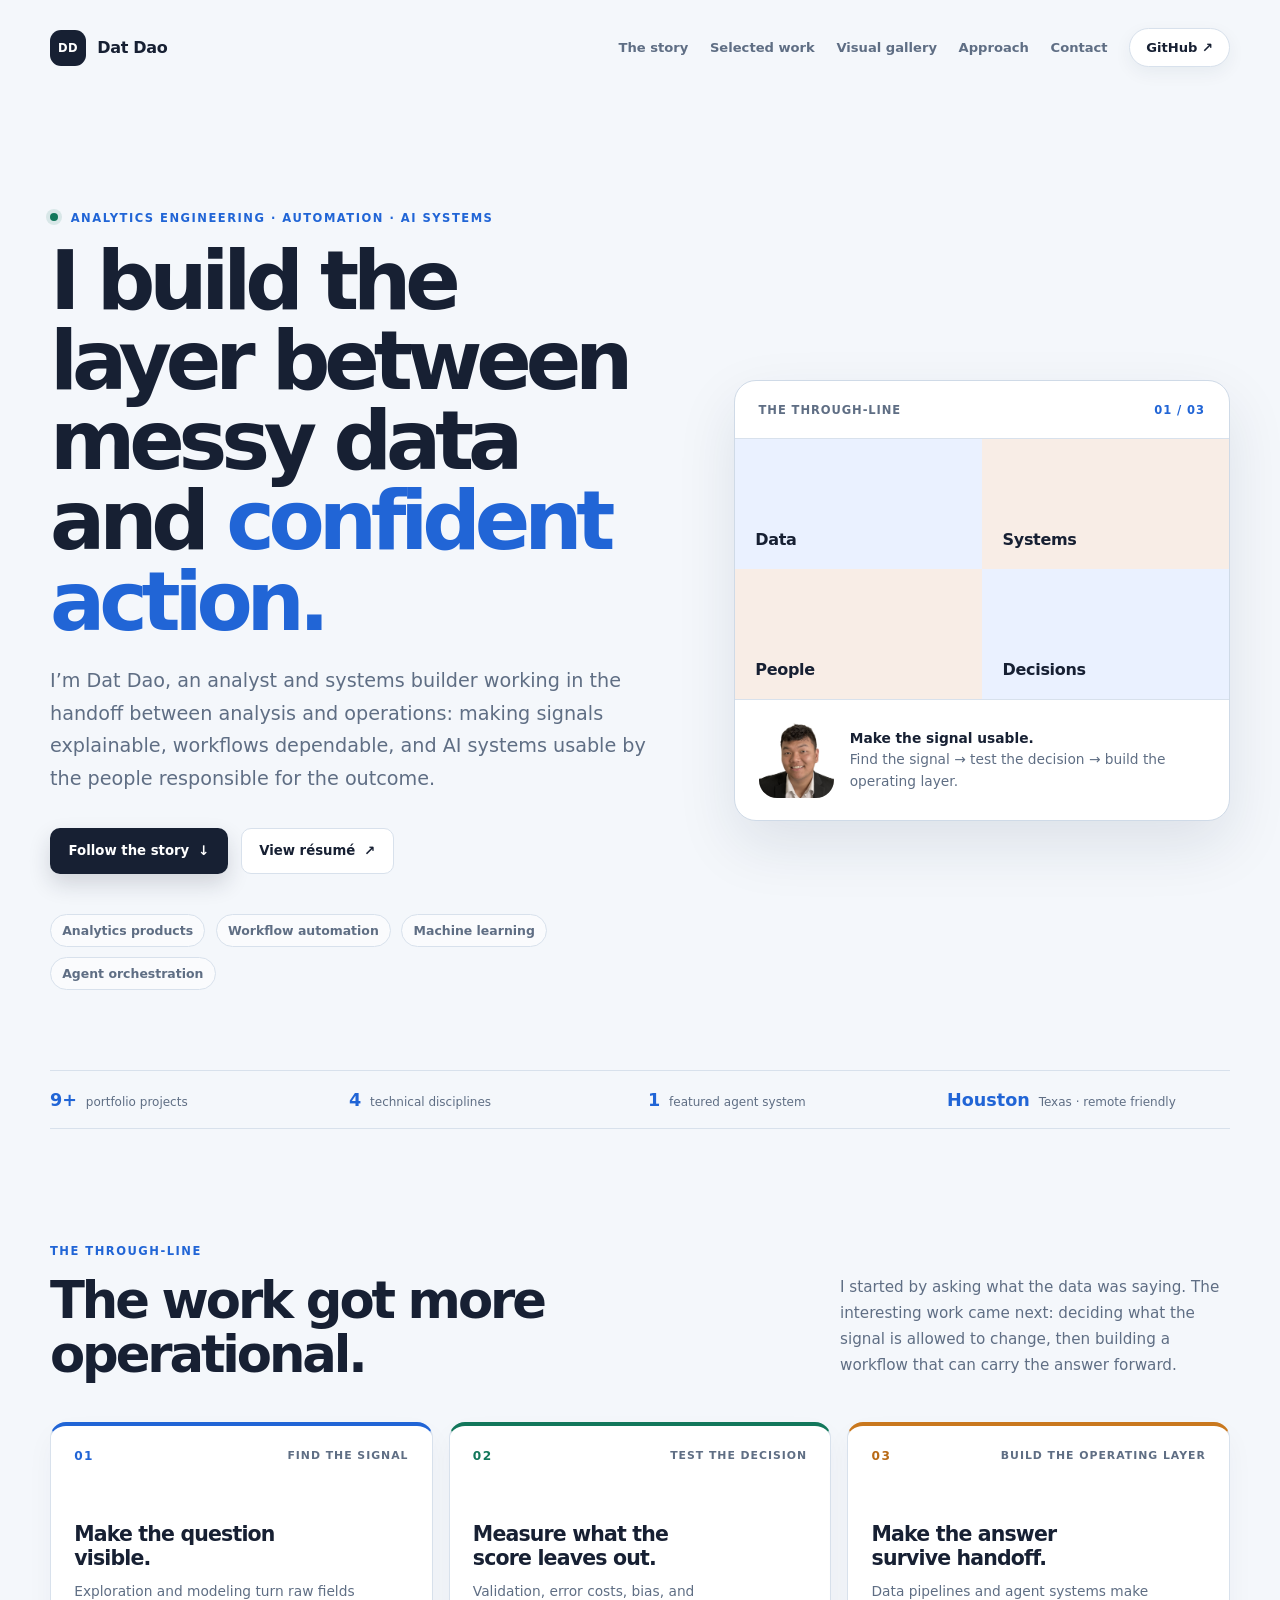
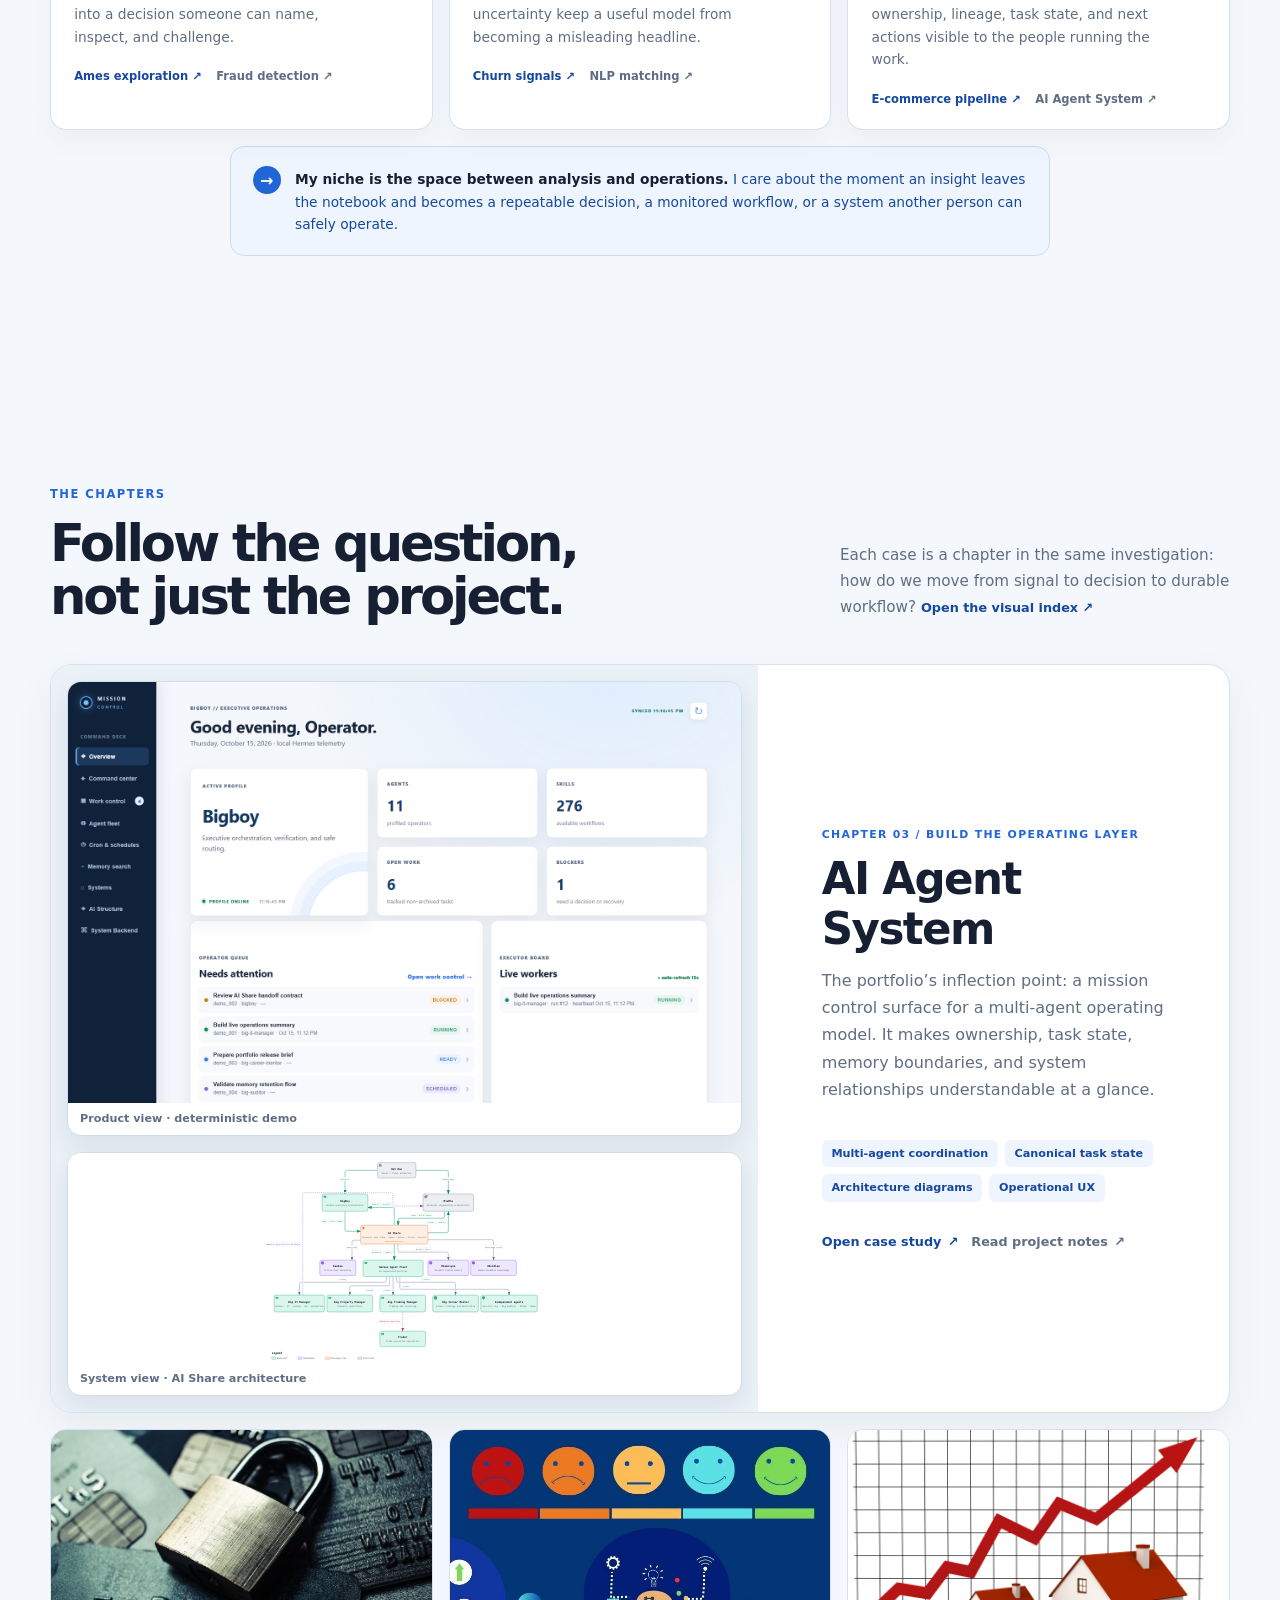
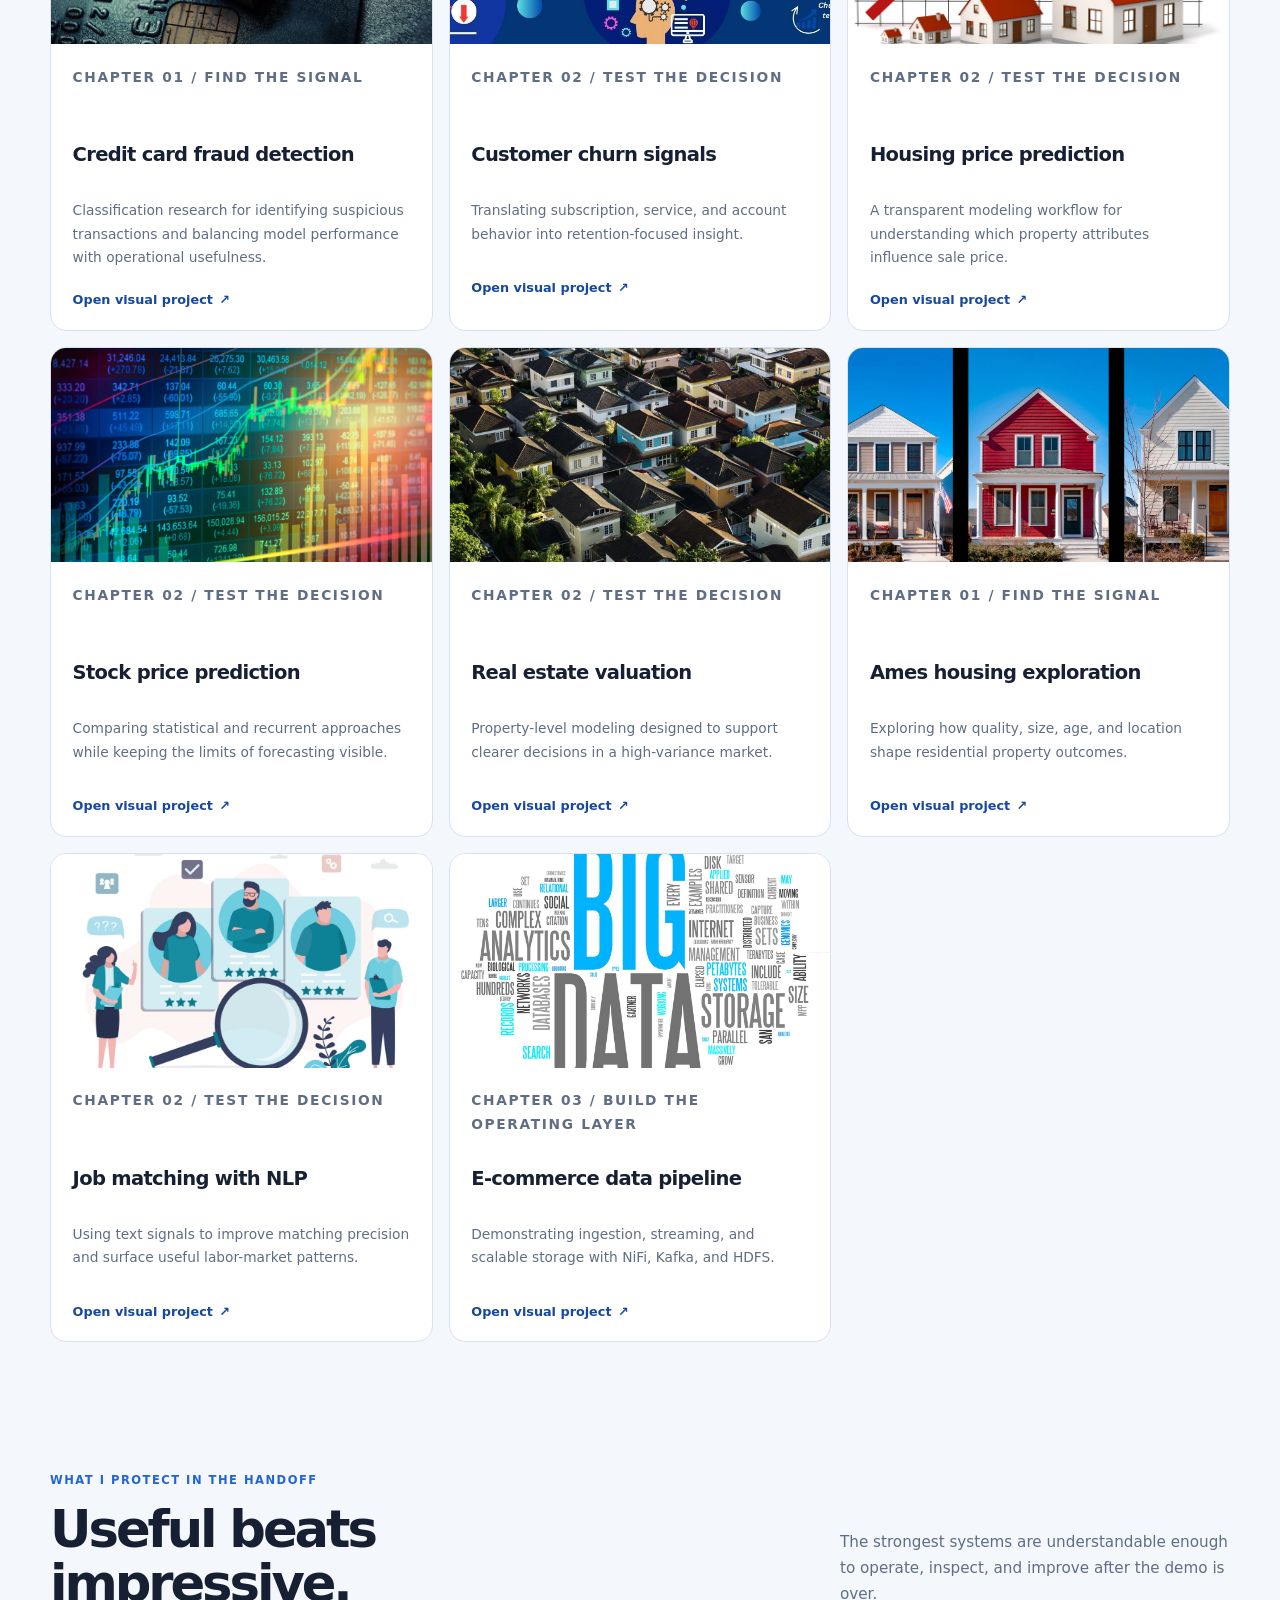
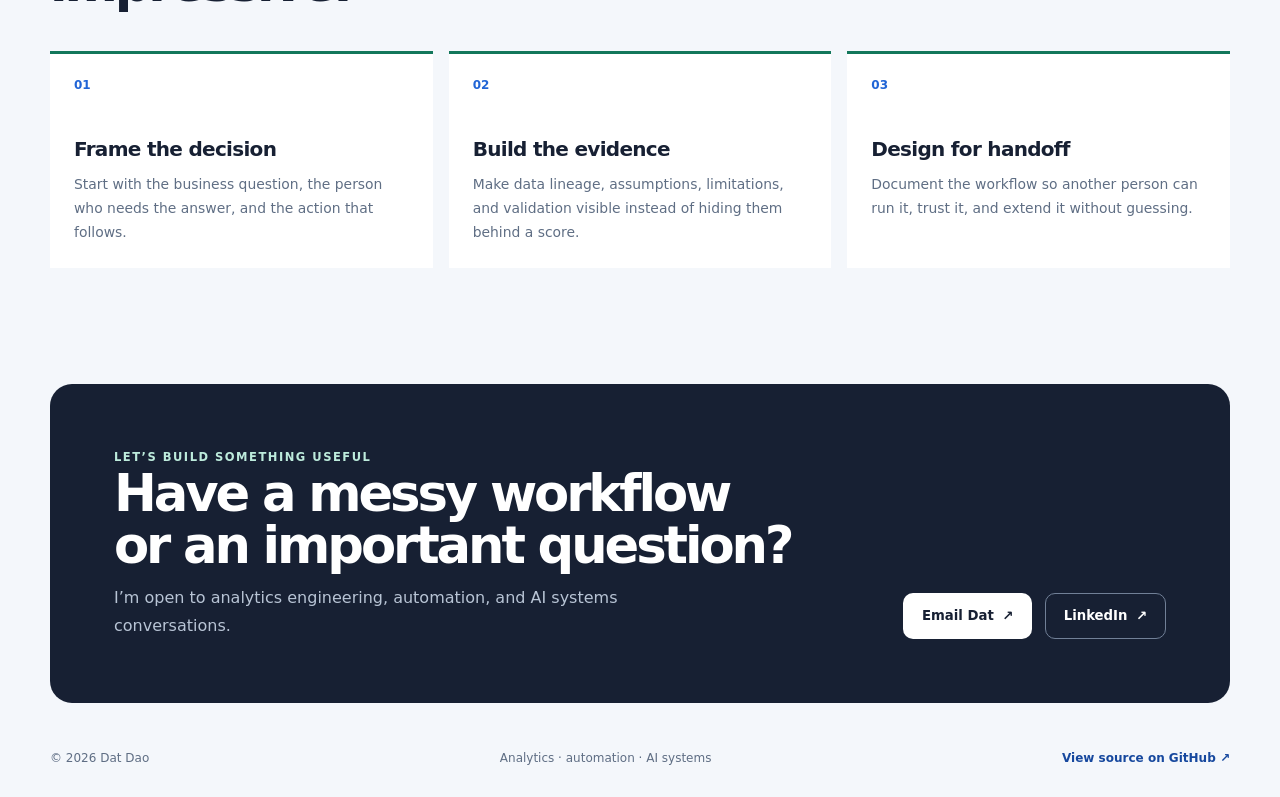
<file: index.html>
<!doctype html>
<html lang="en">
<head>
  <meta charset="utf-8">
  <meta name="viewport" content="width=device-width, initial-scale=1">
  <meta name="description" content="Dat Dao builds analytics products, automation workflows, and AI systems that turn operational data into useful decisions.">
  <meta name="theme-color" content="#f4f7fb">
  <title>Dat Dao | Analytics, Automation &amp; AI Systems</title>
  <link rel="stylesheet" href="assets/css/portfolio.css">
</head>
<body>
  <a class="skip-link" href="#main-content">Skip to content</a>
  <div class="site-shell">
    <header class="site-header">
      <a class="brand" href="index.html" aria-label="Dat Dao home"><span class="brand-mark" aria-hidden="true">DD</span><span>Dat Dao</span></a>
      <nav class="site-nav" aria-label="Primary navigation">
        <a href="#story">The story</a><a href="#work">Selected work</a><a href="projects/showcase.html">Visual gallery</a><a href="#approach">Approach</a><a href="#contact">Contact</a>
        <a class="nav-button" href="https://github.com/sammon229/datdao" target="_blank" rel="noreferrer">GitHub <span aria-hidden="true">↗</span></a>
      </nav>
    </header>

    <main id="main-content">
      <section class="hero" aria-labelledby="hero-title">
        <div class="hero-copy">
          <p class="eyebrow"><span class="status-dot" aria-hidden="true"></span> Analytics engineering · automation · AI systems</p>
          <h1 id="hero-title">I build the layer between messy data and <em>confident action.</em></h1>
          <p class="hero-lede">I’m Dat Dao, an analyst and systems builder working in the handoff between analysis and operations: making signals explainable, workflows dependable, and AI systems usable by the people responsible for the outcome.</p>
          <div class="hero-actions"><a class="button button-primary" href="#story">Follow the story <span aria-hidden="true">↓</span></a><a class="button button-secondary" href="Dat_Dao_Resume.pdf">View résumé <span aria-hidden="true">↗</span></a></div>
          <ul class="capability-list" aria-label="Core capabilities"><li>Analytics products</li><li>Workflow automation</li><li>Machine learning</li><li>Agent orchestration</li></ul>
        </div>
        <div class="hero-profile">
          <div class="profile-card">
            <div class="profile-card-top"><span class="profile-label">The through-line</span><span class="profile-index">01 / 03</span></div>
            <div class="profile-grid" aria-hidden="true"><span>Data</span><span>Systems</span><span>People</span><span>Decisions</span></div>
            <div class="profile-card-bottom"><img src="images/IMG_0191.JPEG" alt="Portrait of Dat Dao" width="76" height="76"><p><strong>Make the signal usable.</strong><br>Find the signal → test the decision → build the operating layer.</p></div>
          </div>
        </div>
      </section>

      <section class="proof-strip" aria-label="Portfolio snapshot"><div><strong>9+</strong><span>portfolio projects</span></div><div><strong>4</strong><span>technical disciplines</span></div><div><strong>1</strong><span>featured agent system</span></div><div><strong>Houston</strong><span>Texas · remote friendly</span></div></section>

      <section class="section story-section" id="story" aria-labelledby="story-title">
        <div class="section-heading"><div><p class="eyebrow">The through-line</p><h2 id="story-title">The work got more operational.</h2></div><p>I started by asking what the data was saying. The interesting work came next: deciding what the signal is allowed to change, then building a workflow that can carry the answer forward.</p></div>
        <div class="story-grid">
          <article class="story-step story-step-blue"><div class="story-step-top"><span class="story-number">01</span><span class="story-label">Find the signal</span></div><h3>Make the question visible.</h3><p>Exploration and modeling turn raw fields into a decision someone can name, inspect, and challenge.</p><div class="story-links"><a class="text-link" href="projects/project.html?project=ames">Ames exploration ↗</a><a class="text-link muted-link" href="projects/project.html?project=fraud">Fraud detection ↗</a></div></article>
          <article class="story-step story-step-mint"><div class="story-step-top"><span class="story-number">02</span><span class="story-label">Test the decision</span></div><h3>Measure what the score leaves out.</h3><p>Validation, error costs, bias, and uncertainty keep a useful model from becoming a misleading headline.</p><div class="story-links"><a class="text-link" href="projects/project.html?project=churn">Churn signals ↗</a><a class="text-link muted-link" href="projects/project.html?project=nlp">NLP matching ↗</a></div></article>
          <article class="story-step story-step-orange"><div class="story-step-top"><span class="story-number">03</span><span class="story-label">Build the operating layer</span></div><h3>Make the answer survive handoff.</h3><p>Data pipelines and agent systems make ownership, lineage, task state, and next actions visible to the people running the work.</p><div class="story-links"><a class="text-link" href="projects/project.html?project=ecommerce">E-commerce pipeline ↗</a><a class="text-link muted-link" href="projects/bigboymission/showcase.html">AI Agent System ↗</a></div></article>
        </div>
        <aside class="story-note"><span class="story-note-mark" aria-hidden="true">→</span><p><strong>My niche is the space between analysis and operations.</strong> I care about the moment an insight leaves the notebook and becomes a repeatable decision, a monitored workflow, or a system another person can safely operate.</p></aside>
      </section>

      <section class="section" id="work" aria-labelledby="work-title">
        <div class="section-heading"><div><p class="eyebrow">The chapters</p><h2 id="work-title">Follow the question, not just the project.</h2></div><p>Each case is a chapter in the same investigation: how do we move from signal to decision to durable workflow? <a class="text-link" href="projects/showcase.html">Open the visual index ↗</a></p></div>
        <article class="featured-project">
          <div class="featured-visual"><figure class="showcase-frame showcase-frame-product"><img src="images/mission-control-overview.png" alt="Mission Control demo overview showing Bigboy, agent metrics, blockers, operator queue, and live workers" width="1600" height="1000"><figcaption>Product view · deterministic demo</figcaption></figure><figure class="showcase-frame showcase-frame-architecture"><img src="projects/bigboymission/docs/diagrams/ai-share-agent-architecture.svg" alt="AI Agent System architecture showing Dat Dao, BigBoy, MiuMiu, AI Share, the agent fleet, Kanban, Mnemosyne, and Obsidian" width="1200" height="760"><figcaption>System view · AI Share architecture</figcaption></figure></div>
          <div class="featured-copy"><p class="project-kicker">Chapter 03 / Build the operating layer</p><h3>AI Agent System</h3><p class="project-summary">The portfolio’s inflection point: a mission control surface for a multi-agent operating model. It makes ownership, task state, memory boundaries, and system relationships understandable at a glance.</p><ul class="tag-list" aria-label="AI Agent System capabilities"><li>Multi-agent coordination</li><li>Canonical task state</li><li>Architecture diagrams</li><li>Operational UX</li></ul><div class="project-actions"><a class="text-link" href="projects/bigboymission/showcase.html">Open case study <span aria-hidden="true">↗</span></a><a class="text-link muted-link" href="projects/bigboymission/README.md">Read project notes <span aria-hidden="true">↗</span></a></div></div>
        </article>
        <div class="project-grid">
          <article class="project-card"><a class="project-image" href="projects/project.html?project=fraud"><img src="images/MIT-Fraud-Detection-PRESS_0.jpg" alt="Credit card fraud detection project visualization" loading="lazy" width="900" height="560"></a><div class="project-card-body"><p class="project-kicker">Chapter 01 / Find the signal</p><h3>Credit card fraud detection</h3><p>Classification research for identifying suspicious transactions and balancing model performance with operational usefulness.</p><a class="text-link" href="projects/project.html?project=fraud">Open visual project <span aria-hidden="true">↗</span></a></div></article>
          <article class="project-card"><a class="project-image" href="projects/project.html?project=churn"><img src="images/churn.jpg" alt="Telecom customer churn analysis visualization" loading="lazy" width="900" height="560"></a><div class="project-card-body"><p class="project-kicker">Chapter 02 / Test the decision</p><h3>Customer churn signals</h3><p>Translating subscription, service, and account behavior into retention-focused insight.</p><a class="text-link" href="projects/project.html?project=churn">Open visual project <span aria-hidden="true">↗</span></a></div></article>
          <article class="project-card"><a class="project-image" href="projects/project.html?project=housing-r"><img src="images/R%20housing.jpg" alt="Residential housing price prediction visualization" loading="lazy" width="900" height="560"></a><div class="project-card-body"><p class="project-kicker">Chapter 02 / Test the decision</p><h3>Housing price prediction</h3><p>A transparent modeling workflow for understanding which property attributes influence sale price.</p><a class="text-link" href="projects/project.html?project=housing-r">Open visual project <span aria-hidden="true">↗</span></a></div></article>
          <article class="project-card"><a class="project-image" href="projects/project.html?project=stocks"><img src="images/stock-prices.jpg" alt="Stock price prediction visualization" loading="lazy" width="900" height="560"></a><div class="project-card-body"><p class="project-kicker">Chapter 02 / Test the decision</p><h3>Stock price prediction</h3><p>Comparing statistical and recurrent approaches while keeping the limits of forecasting visible.</p><a class="text-link" href="projects/project.html?project=stocks">Open visual project <span aria-hidden="true">↗</span></a></div></article>
          <article class="project-card"><a class="project-image" href="projects/project.html?project=king-county"><img src="images/housevalue.jpg" alt="King County real estate valuation visualization" loading="lazy" width="900" height="560"></a><div class="project-card-body"><p class="project-kicker">Chapter 02 / Test the decision</p><h3>Real estate valuation</h3><p>Property-level modeling designed to support clearer decisions in a high-variance market.</p><a class="text-link" href="projects/project.html?project=king-county">Open visual project <span aria-hidden="true">↗</span></a></div></article>
          <article class="project-card"><a class="project-image" href="projects/project.html?project=ames"><img src="images/p1.jpg" alt="Ames residential property analysis visualization" loading="lazy" width="900" height="560"></a><div class="project-card-body"><p class="project-kicker">Chapter 01 / Find the signal</p><h3>Ames housing exploration</h3><p>Exploring how quality, size, age, and location shape residential property outcomes.</p><a class="text-link" href="projects/project.html?project=ames">Open visual project <span aria-hidden="true">↗</span></a></div></article>
          <article class="project-card"><a class="project-image" href="projects/project.html?project=nlp"><img src="images/Jobmatching.jpg" alt="NLP job matching analysis visualization" loading="lazy" width="900" height="560"></a><div class="project-card-body"><p class="project-kicker">Chapter 02 / Test the decision</p><h3>Job matching with NLP</h3><p>Using text signals to improve matching precision and surface useful labor-market patterns.</p><a class="text-link" href="projects/project.html?project=nlp">Open visual project <span aria-hidden="true">↗</span></a></div></article>
          <article class="project-card"><a class="project-image" href="projects/project.html?project=ecommerce"><img src="images/Esri-and-Big-Data.jpg" alt="Big-data ingestion pipeline visualization" loading="lazy" width="900" height="560"></a><div class="project-card-body"><p class="project-kicker">Chapter 03 / Build the operating layer</p><h3>E-commerce data pipeline</h3><p>Demonstrating ingestion, streaming, and scalable storage with NiFi, Kafka, and HDFS.</p><a class="text-link" href="projects/project.html?project=ecommerce">Open visual project <span aria-hidden="true">↗</span></a></div></article>
        </div>
      </section>

      <section class="section approach-section" id="approach" aria-labelledby="approach-title"><div class="section-heading"><div><p class="eyebrow">What I protect in the handoff</p><h2 id="approach-title">Useful beats impressive.</h2></div><p>The strongest systems are understandable enough to operate, inspect, and improve after the demo is over.</p></div><div class="approach-grid"><article><span class="approach-number">01</span><h3>Frame the decision</h3><p>Start with the business question, the person who needs the answer, and the action that follows.</p></article><article><span class="approach-number">02</span><h3>Build the evidence</h3><p>Make data lineage, assumptions, limitations, and validation visible instead of hiding them behind a score.</p></article><article><span class="approach-number">03</span><h3>Design for handoff</h3><p>Document the workflow so another person can run it, trust it, and extend it without guessing.</p></article></div></section>

      <section class="contact-panel" id="contact" aria-labelledby="contact-title"><div><p class="eyebrow">Let’s build something useful</p><h2 id="contact-title">Have a messy workflow or an important question?</h2><p>I’m open to analytics engineering, automation, and AI systems conversations.</p></div><div class="contact-actions"><a class="button button-light" href="mailto:Daniel.dao229@gmail.com">Email Dat <span aria-hidden="true">↗</span></a><a class="button button-outline-light" href="https://www.linkedin.com/in/dat-dao-84953b14a/" target="_blank" rel="noreferrer">LinkedIn <span aria-hidden="true">↗</span></a></div></section>
    </main>
    <footer class="site-footer"><span>© 2026 Dat Dao</span><span>Analytics · automation · AI systems</span><a href="https://github.com/sammon229/datdao" target="_blank" rel="noreferrer">View source on GitHub <span aria-hidden="true">↗</span></a></footer>
  </div>
</body>
</html>
</file>
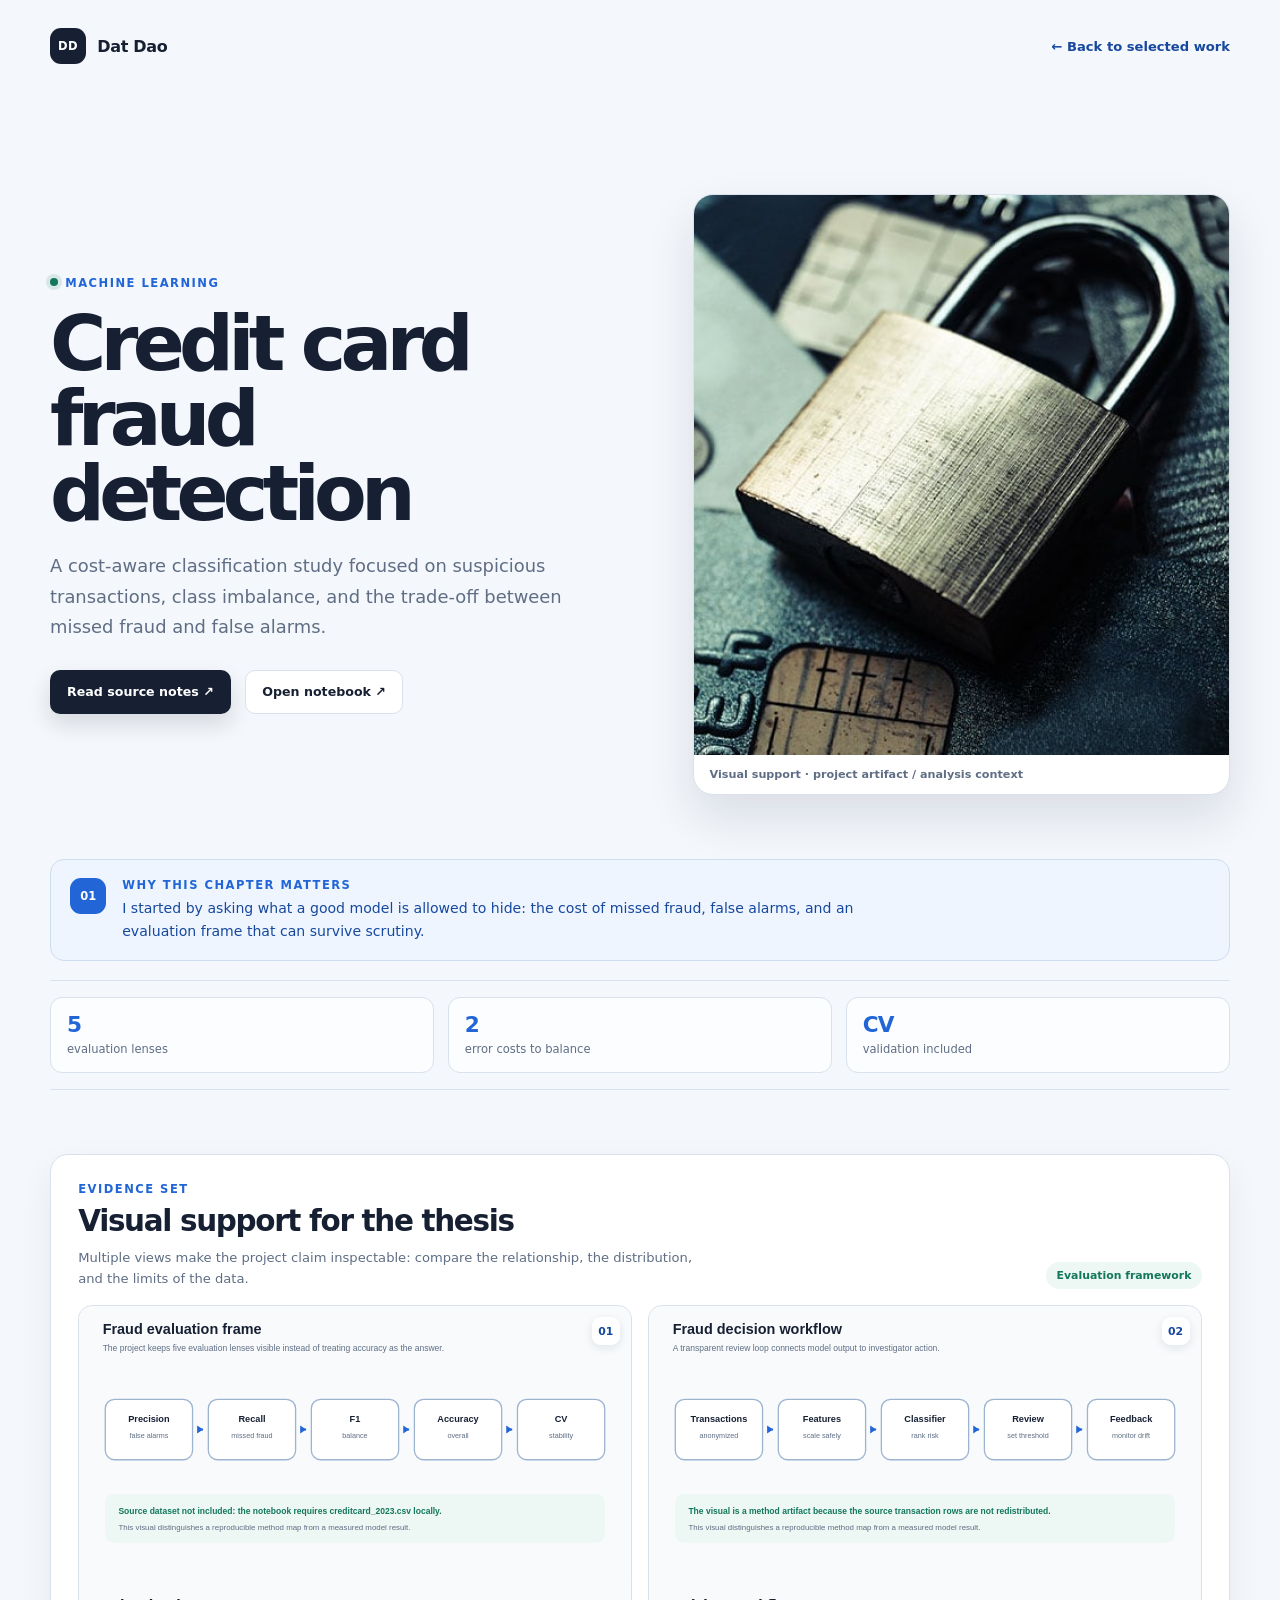
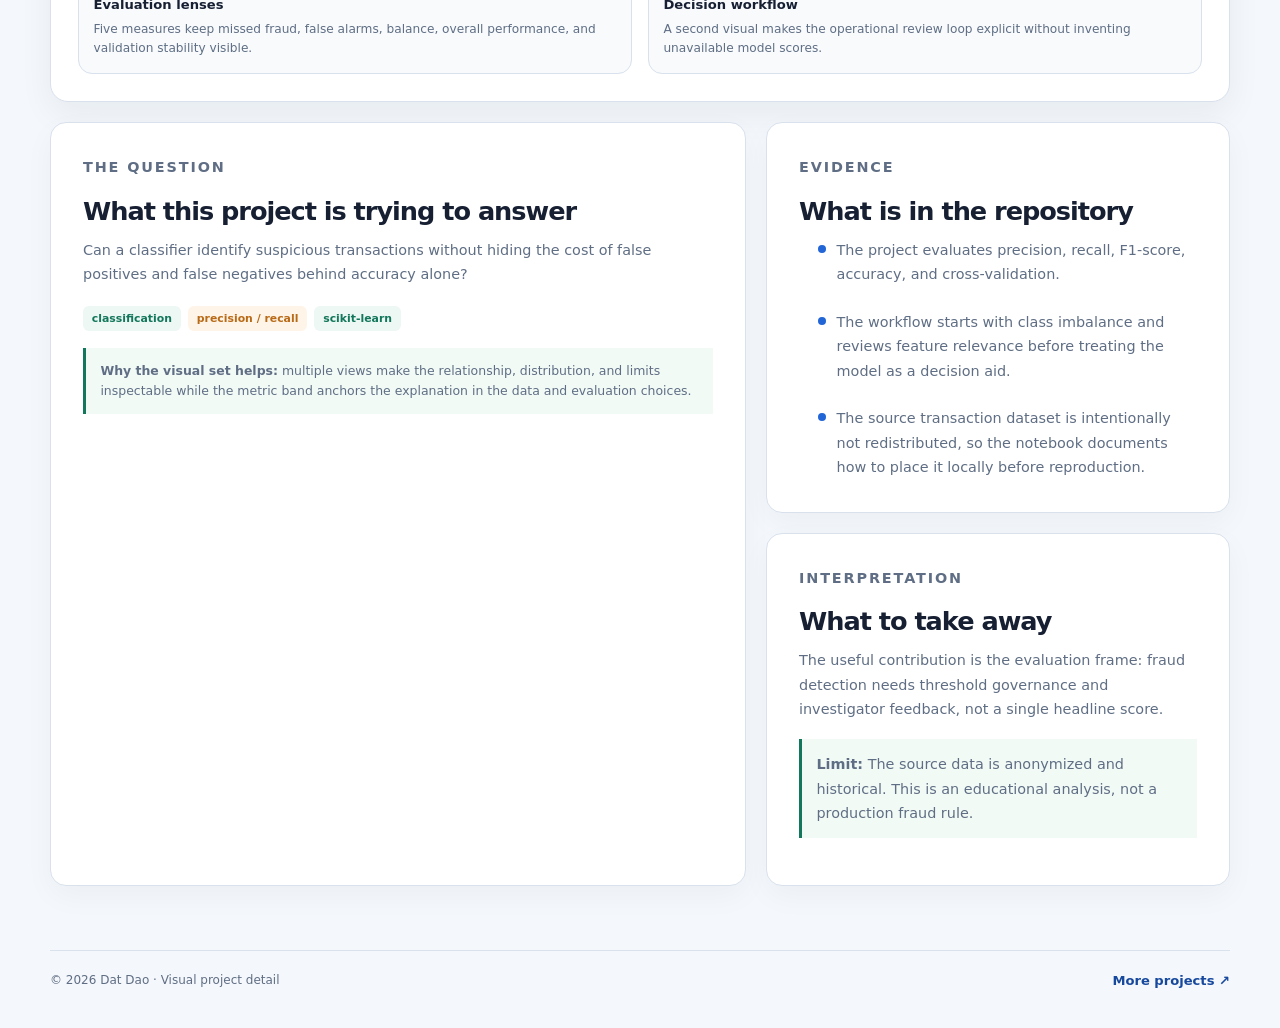
<file: projects/project.html>
<!doctype html>
<html lang="en">
<head>
  <meta charset="utf-8">
  <meta name="viewport" content="width=device-width, initial-scale=1">
  <meta name="description" content="Visual project detail from Dat Dao's analytics and data engineering portfolio.">
  <meta name="theme-color" content="#f4f7fb">
  <title>Project detail | Dat Dao</title>
  <link rel="stylesheet" href="project-detail.css">
</head>
<body>
  <a class="skip-link" href="#project-root">Skip to project detail</a>
  <div class="site-shell" id="project-root"></div>
  <script src="evidence-data.js"></script>
  <script src="project-detail.js"></script>
</body>
</html>
</file>
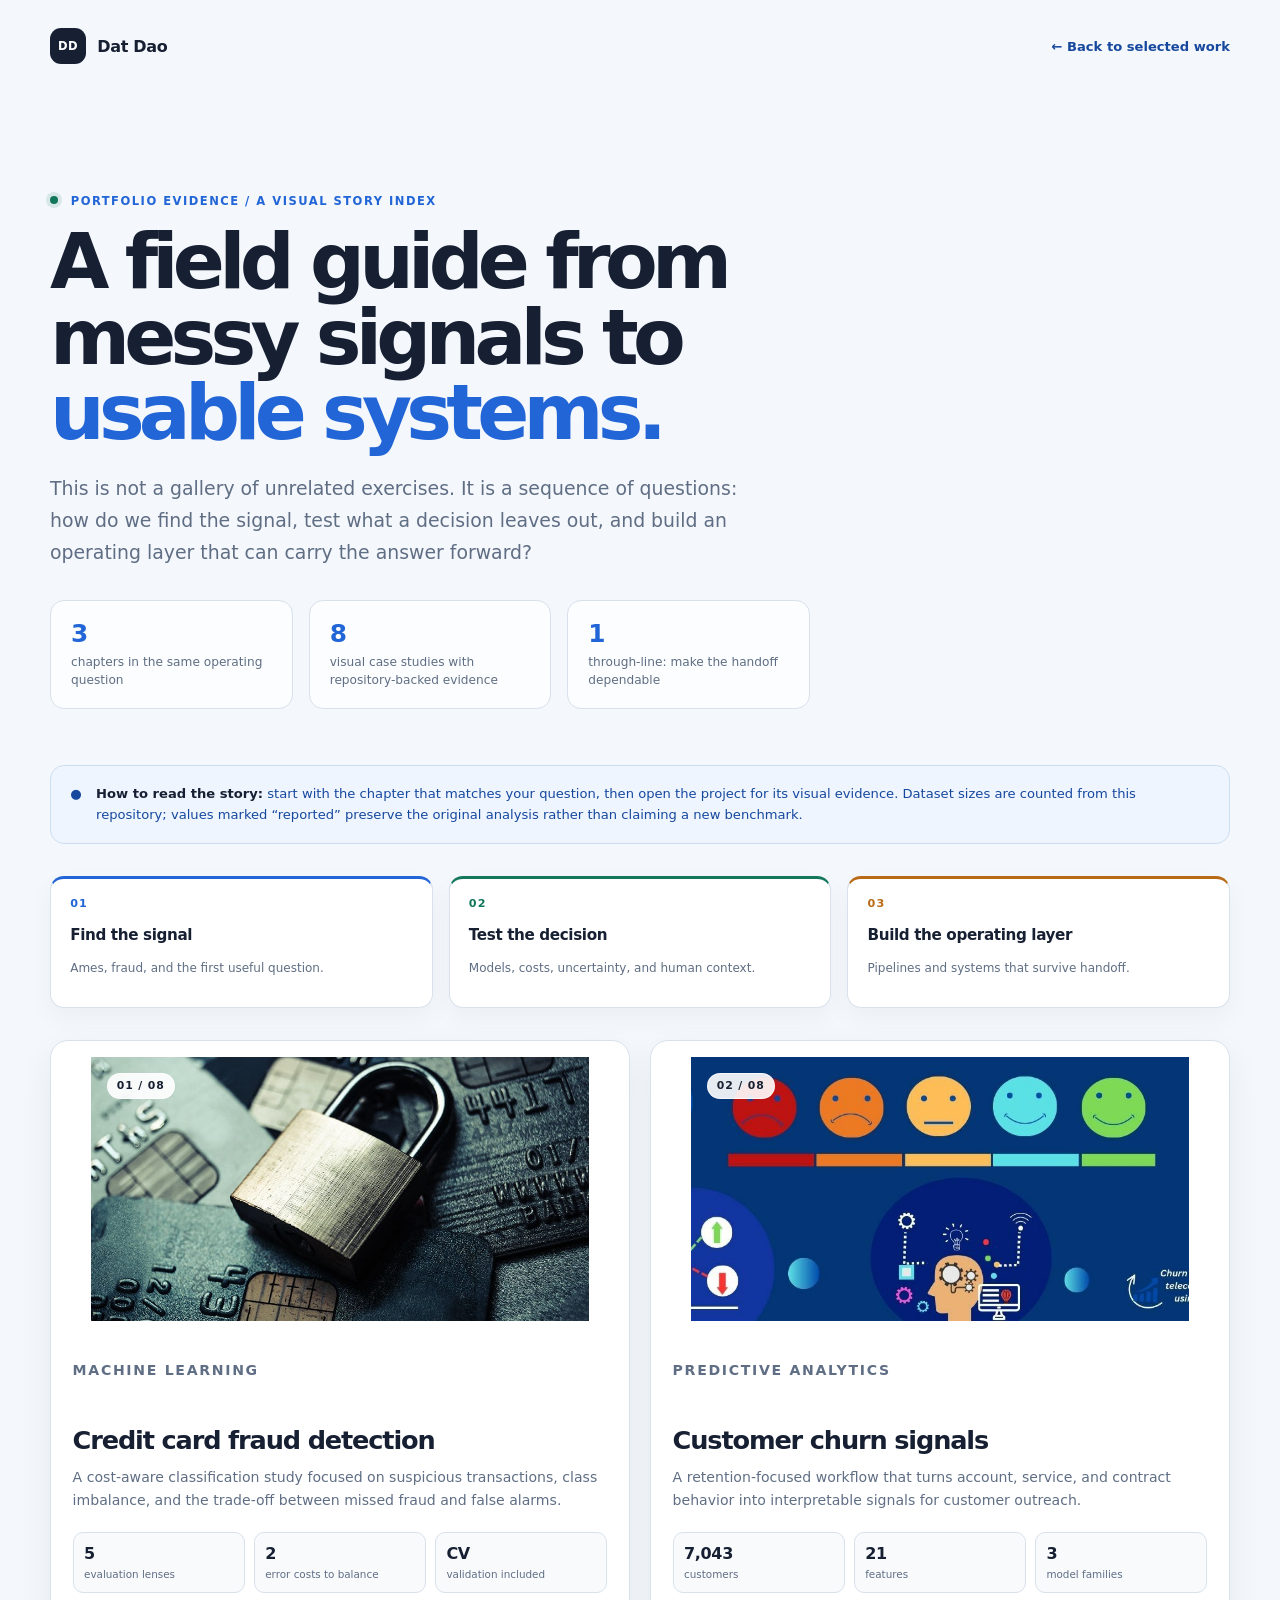
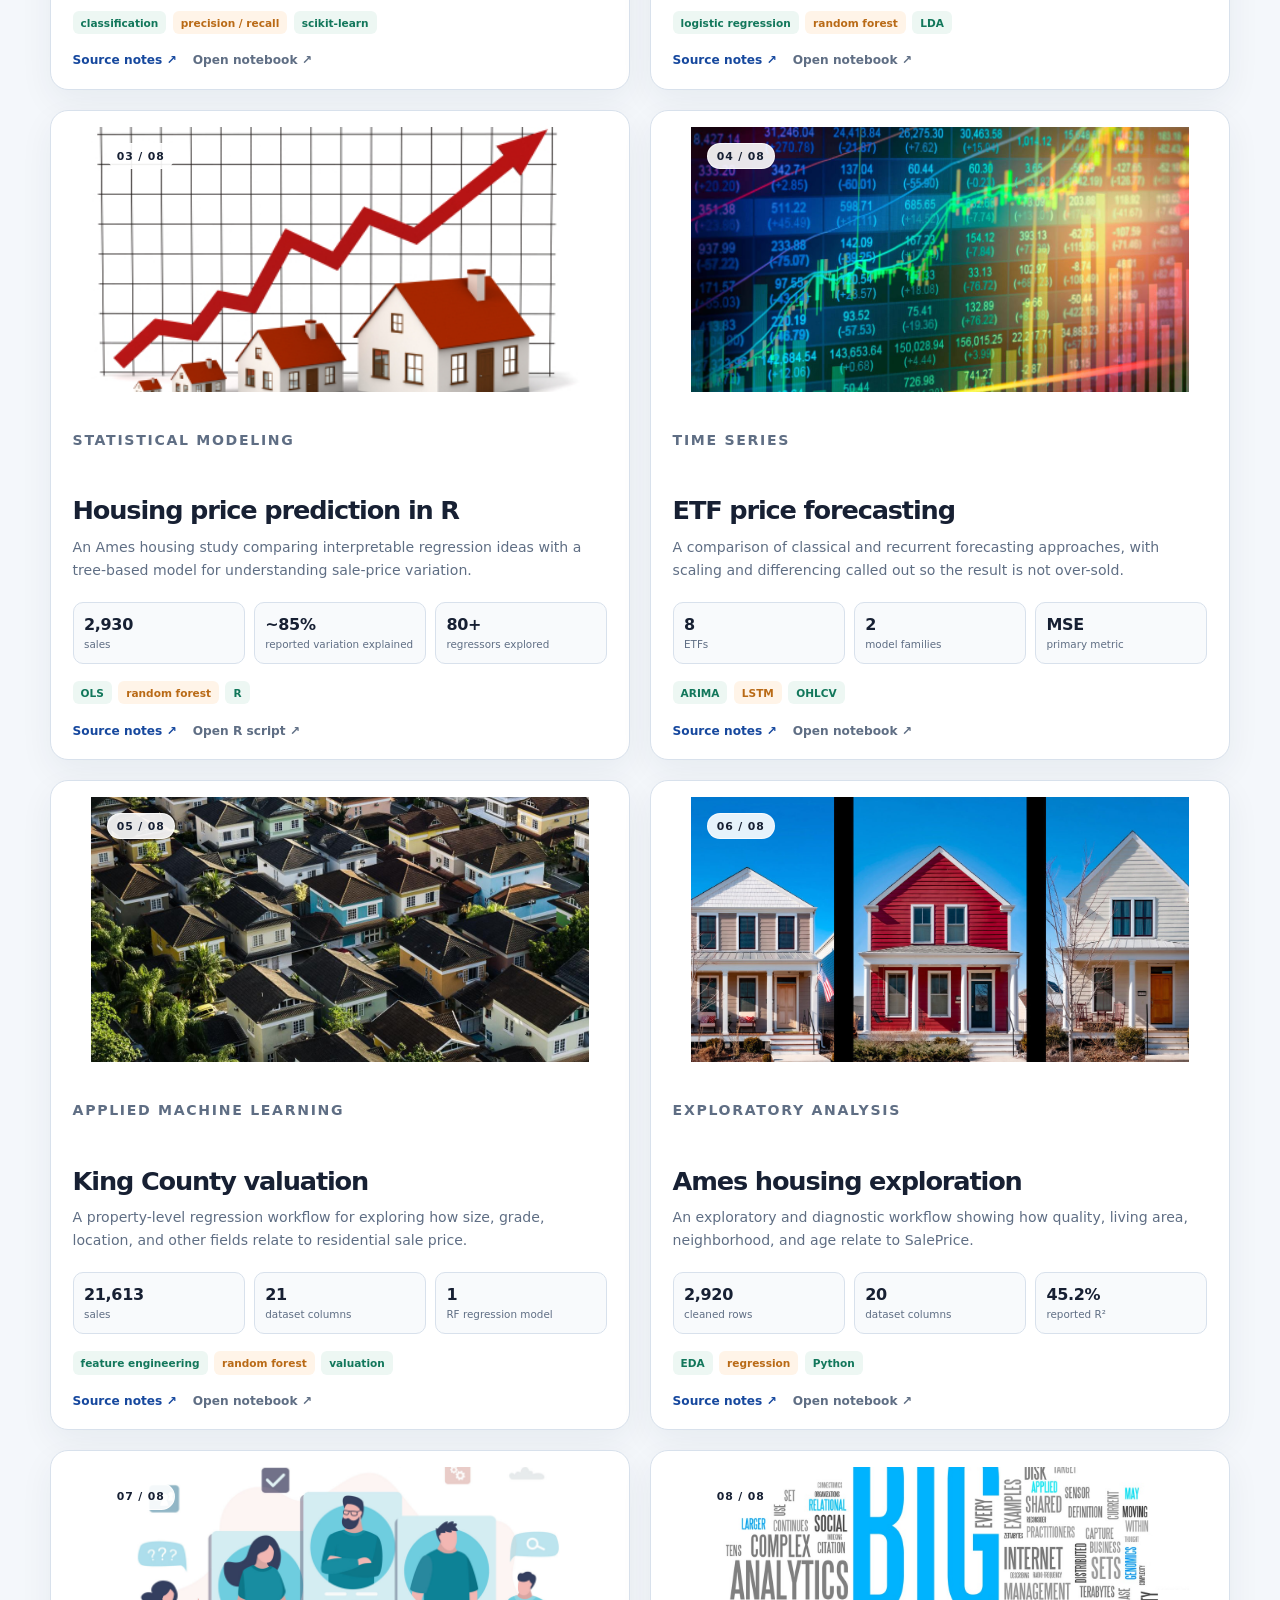
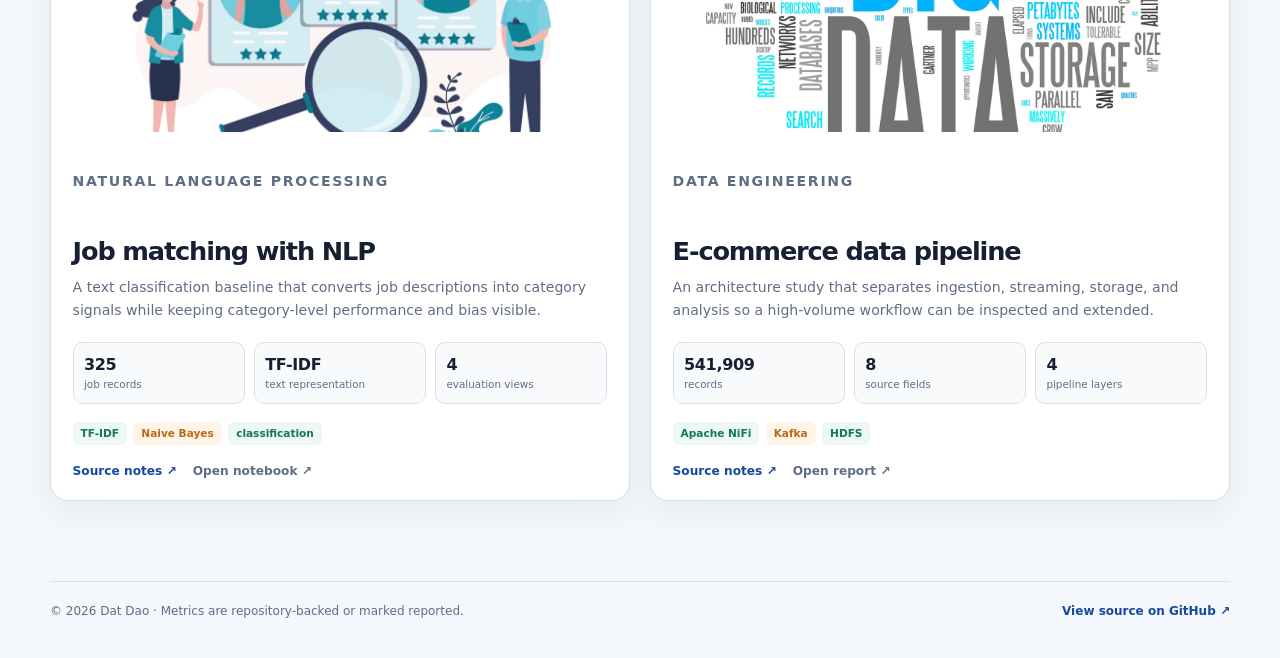
<file: projects/showcase.html>
<!doctype html>
<html lang="en">
<head>
  <meta charset="utf-8">
  <meta name="viewport" content="width=device-width, initial-scale=1">
  <meta name="description" content="Visual case studies from Dat Dao's analytics, machine learning, NLP, forecasting, and data engineering projects.">
  <meta name="theme-color" content="#f4f7fb">
  <title>Project Story Index | Dat Dao</title>
  <link rel="stylesheet" href="showcase.css">
</head>
<body>
  <a class="skip-link" href="#gallery">Skip to project gallery</a>
  <div class="site-shell">
    <header class="site-header">
      <a class="brand" href="../index.html" aria-label="Dat Dao home"><span class="brand-mark" aria-hidden="true">DD</span><span>Dat Dao</span></a>
      <a class="back-link" href="../index.html#work">← Back to selected work</a>
    </header>

    <main>
      <section class="hero" aria-labelledby="page-title">
        <p class="eyebrow"><span class="status-dot" aria-hidden="true"></span> Portfolio evidence / a visual story index</p>
        <h1 id="page-title">A field guide from messy signals to <em>usable systems.</em></h1>
        <p class="hero-lede">This is not a gallery of unrelated exercises. It is a sequence of questions: how do we find the signal, test what a decision leaves out, and build an operating layer that can carry the answer forward?</p>
        <div class="hero-stats" aria-label="Project gallery summary">
          <div class="hero-stat"><strong>3</strong><span>chapters in the same operating question</span></div>
          <div class="hero-stat"><strong>8</strong><span>visual case studies with repository-backed evidence</span></div>
          <div class="hero-stat"><strong>1</strong><span>through-line: make the handoff dependable</span></div>
        </div>
      </section>

      <aside class="gallery-note" aria-label="Metric interpretation note">
        <span aria-hidden="true">●</span>
        <p><strong>How to read the story:</strong> start with the chapter that matches your question, then open the project for its visual evidence. Dataset sizes are counted from this repository; values marked “reported” preserve the original analysis rather than claiming a new benchmark.</p>
      </aside>

      <nav class="chapter-index" aria-label="Story chapters">
        <a class="chapter-link chapter-link-blue" href="#ames"><span>01</span><strong>Find the signal</strong><small>Ames, fraud, and the first useful question.</small></a>
        <a class="chapter-link chapter-link-mint" href="#churn"><span>02</span><strong>Test the decision</strong><small>Models, costs, uncertainty, and human context.</small></a>
        <a class="chapter-link chapter-link-orange" href="#ecommerce"><span>03</span><strong>Build the operating layer</strong><small>Pipelines and systems that survive handoff.</small></a>
      </nav>

      <section id="gallery" class="gallery-grid" aria-label="Visual project case studies">
        <article class="case-study" id="fraud">
          <figure class="case-visual"><img src="../images/MIT-Fraud-Detection-PRESS_0.jpg" alt="Illustration representing credit card fraud detection" loading="lazy" width="900" height="560"><span class="case-number">01 / 08</span></figure>
          <div class="case-body"><p class="case-kicker">Machine learning</p><h2>Credit card fraud detection</h2><p>A cost-aware classification study focused on suspicious transactions, class imbalance, and the trade-off between missed fraud and false alarms.</p><div class="metric-strip"><div class="metric"><strong>5</strong><span>evaluation lenses</span></div><div class="metric"><strong>2</strong><span>error costs to balance</span></div><div class="metric"><strong>CV</strong><span>validation included</span></div></div><div class="method-row"><span class="method">classification</span><span class="method">precision / recall</span><span class="method">scikit-learn</span></div><div class="case-links"><a class="text-link" href="../Machine%20Learning%20Credit%20Card%20Fraud%20Detection/README.md">Source notes ↗</a><a class="text-link muted-link" href="../Machine%20Learning%20Credit%20Card%20Fraud%20Detection/Credit%20Card%20Fraud.ipynb">Open notebook ↗</a></div></div>
        </article>

        <article class="case-study" id="churn">
          <figure class="case-visual"><img src="../images/churn.jpg" alt="Telecom customer churn analysis visualization" loading="lazy" width="900" height="560"><span class="case-number">02 / 08</span></figure>
          <div class="case-body"><p class="case-kicker">Predictive analytics</p><h2>Customer churn signals</h2><p>A retention-focused workflow that turns account, service, and contract behavior into interpretable signals for customer outreach.</p><div class="metric-strip"><div class="metric"><strong>7,043</strong><span>customers</span></div><div class="metric"><strong>21</strong><span>features</span></div><div class="metric"><strong>3</strong><span>model families</span></div></div><div class="method-row"><span class="method">logistic regression</span><span class="method">random forest</span><span class="method">LDA</span></div><div class="case-links"><a class="text-link" href="../Tele%20Customer%20Churn%20Rate%20%20Prediction%20Using%20Python/README.md">Source notes ↗</a><a class="text-link muted-link" href="../Tele%20Customer%20Churn%20Rate%20%20Prediction%20Using%20Python/Customer%20Churn%20Rate%20Prediction%20using%20Python.ipynb">Open notebook ↗</a></div></div>
        </article>

        <article class="case-study" id="housing-r">
          <figure class="case-visual"><img src="../images/R%20housing.jpg" alt="Residential housing price prediction visualization" loading="lazy" width="900" height="560"><span class="case-number">03 / 08</span></figure>
          <div class="case-body"><p class="case-kicker">Statistical modeling</p><h2>Housing price prediction in R</h2><p>An Ames housing study comparing interpretable regression ideas with a tree-based model for understanding sale-price variation.</p><div class="metric-strip"><div class="metric"><strong>2,930</strong><span>sales</span></div><div class="metric"><strong>~85%</strong><span>reported variation explained</span></div><div class="metric"><strong>80+</strong><span>regressors explored</span></div></div><div class="method-row"><span class="method">OLS</span><span class="method">random forest</span><span class="method">R</span></div><div class="case-links"><a class="text-link" href="../Predict%20housing%20prices%20in%20the%20US%20using%20R/README.md">Source notes ↗</a><a class="text-link muted-link" href="../Predict%20housing%20prices%20in%20the%20US%20using%20R/FinalCode.R">Open R script ↗</a></div></div>
        </article>

        <article class="case-study" id="stocks">
          <figure class="case-visual"><img src="../images/stock-prices.jpg" alt="Stock price prediction visualization" loading="lazy" width="900" height="560"><span class="case-number">04 / 08</span></figure>
          <div class="case-body"><p class="case-kicker">Time series</p><h2>ETF price forecasting</h2><p>A comparison of classical and recurrent forecasting approaches, with scaling and differencing called out so the result is not over-sold.</p><div class="metric-strip"><div class="metric"><strong>8</strong><span>ETFs</span></div><div class="metric"><strong>2</strong><span>model families</span></div><div class="metric"><strong>MSE</strong><span>primary metric</span></div></div><div class="method-row"><span class="method">ARIMA</span><span class="method">LSTM</span><span class="method">OHLCV</span></div><div class="case-links"><a class="text-link" href="../Stock%20Price%20Prediction%20with%20Python/README.md">Source notes ↗</a><a class="text-link muted-link" href="../Stock%20Price%20Prediction%20with%20Python/Stock%20Price%20Prediction%20with%20Python.ipynb">Open notebook ↗</a></div></div>
        </article>

        <article class="case-study" id="king-county">
          <figure class="case-visual"><img src="../images/housevalue.jpg" alt="King County real estate valuation visualization" loading="lazy" width="900" height="560"><span class="case-number">05 / 08</span></figure>
          <div class="case-body"><p class="case-kicker">Applied machine learning</p><h2>King County valuation</h2><p>A property-level regression workflow for exploring how size, grade, location, and other fields relate to residential sale price.</p><div class="metric-strip"><div class="metric"><strong>21,613</strong><span>sales</span></div><div class="metric"><strong>21</strong><span>dataset columns</span></div><div class="metric"><strong>1</strong><span>RF regression model</span></div></div><div class="method-row"><span class="method">feature engineering</span><span class="method">random forest</span><span class="method">valuation</span></div><div class="case-links"><a class="text-link" href="../Real%20Estate%20Valuation%20Optimization%20in%20King%20County/README.md">Source notes ↗</a><a class="text-link muted-link" href="../Real%20Estate%20Valuation%20Optimization%20in%20King%20County/Leveraging%20Machine%20Learning%20to%20Optimize%20Real%20Estate%20Valuation%20in%20King%20County.ipynb">Open notebook ↗</a></div></div>
        </article>

        <article class="case-study" id="ames">
          <figure class="case-visual"><img src="../images/p1.jpg" alt="Ames residential property analysis visualization" loading="lazy" width="900" height="560"><span class="case-number">06 / 08</span></figure>
          <div class="case-body"><p class="case-kicker">Exploratory analysis</p><h2>Ames housing exploration</h2><p>An exploratory and diagnostic workflow showing how quality, living area, neighborhood, and age relate to SalePrice.</p><div class="metric-strip"><div class="metric"><strong>2,920</strong><span>cleaned rows</span></div><div class="metric"><strong>20</strong><span>dataset columns</span></div><div class="metric"><strong>45.2%</strong><span>reported R²</span></div></div><div class="method-row"><span class="method">EDA</span><span class="method">regression</span><span class="method">Python</span></div><div class="case-links"><a class="text-link" href="../Data%20exploration%20and%20analysis%20using%20Python%20for%20residential%20properties%20in%20Ames,%20Iowa/README.md">Source notes ↗</a><a class="text-link muted-link" href="../Data%20exploration%20and%20analysis%20using%20Python%20for%20residential%20properties%20in%20Ames,%20Iowa/Data%20Exploreation%20and%20Analysis%20Ames,Iowa.ipynb">Open notebook ↗</a></div></div>
        </article>

        <article class="case-study" id="nlp">
          <figure class="case-visual"><img src="../images/Jobmatching.jpg" alt="NLP job matching analysis visualization" loading="lazy" width="900" height="560"><span class="case-number">07 / 08</span></figure>
          <div class="case-body"><p class="case-kicker">Natural language processing</p><h2>Job matching with NLP</h2><p>A text classification baseline that converts job descriptions into category signals while keeping category-level performance and bias visible.</p><div class="metric-strip"><div class="metric"><strong>325</strong><span>job records</span></div><div class="metric"><strong>TF-IDF</strong><span>text representation</span></div><div class="metric"><strong>4</strong><span>evaluation views</span></div></div><div class="method-row"><span class="method">TF-IDF</span><span class="method">Naive Bayes</span><span class="method">classification</span></div><div class="case-links"><a class="text-link" href="../Enhancing%20Job%20Matching%20and%20Market%20Analysis%20through%20NLP/README.md">Source notes ↗</a><a class="text-link muted-link" href="../Enhancing%20Job%20Matching%20and%20Market%20Analysis%20through%20NLP/Job%20Description%20NLP.ipynb">Open notebook ↗</a></div></div>
        </article>

        <article class="case-study" id="ecommerce">
          <figure class="case-visual"><img src="../images/Esri-and-Big-Data.jpg" alt="Big-data ingestion and processing pipeline visualization" loading="lazy" width="900" height="560"><span class="case-number">08 / 08</span></figure>
          <div class="case-body"><p class="case-kicker">Data engineering</p><h2>E-commerce data pipeline</h2><p>An architecture study that separates ingestion, streaming, storage, and analysis so a high-volume workflow can be inspected and extended.</p><div class="metric-strip"><div class="metric"><strong>541,909</strong><span>records</span></div><div class="metric"><strong>8</strong><span>source fields</span></div><div class="metric"><strong>4</strong><span>pipeline layers</span></div></div><div class="method-row"><span class="method">Apache NiFi</span><span class="method">Kafka</span><span class="method">HDFS</span></div><div class="case-links"><a class="text-link" href="../E-Commerce%20BigData/README.md">Source notes ↗</a><a class="text-link muted-link" href="../E-Commerce%20BigData/Project%20Report%20Ecommerce%20Data%20Ingestion%20and%20Processing%20Pipeline.pdf">Open report ↗</a></div></div>
        </article>
      </section>
    </main>

    <footer class="footer-note"><span>© 2026 Dat Dao · Metrics are repository-backed or marked reported.</span><a href="https://github.com/sammon229/datdao" target="_blank" rel="noreferrer">View source on GitHub ↗</a></footer>
  </div>
</body>
</html>
</file>
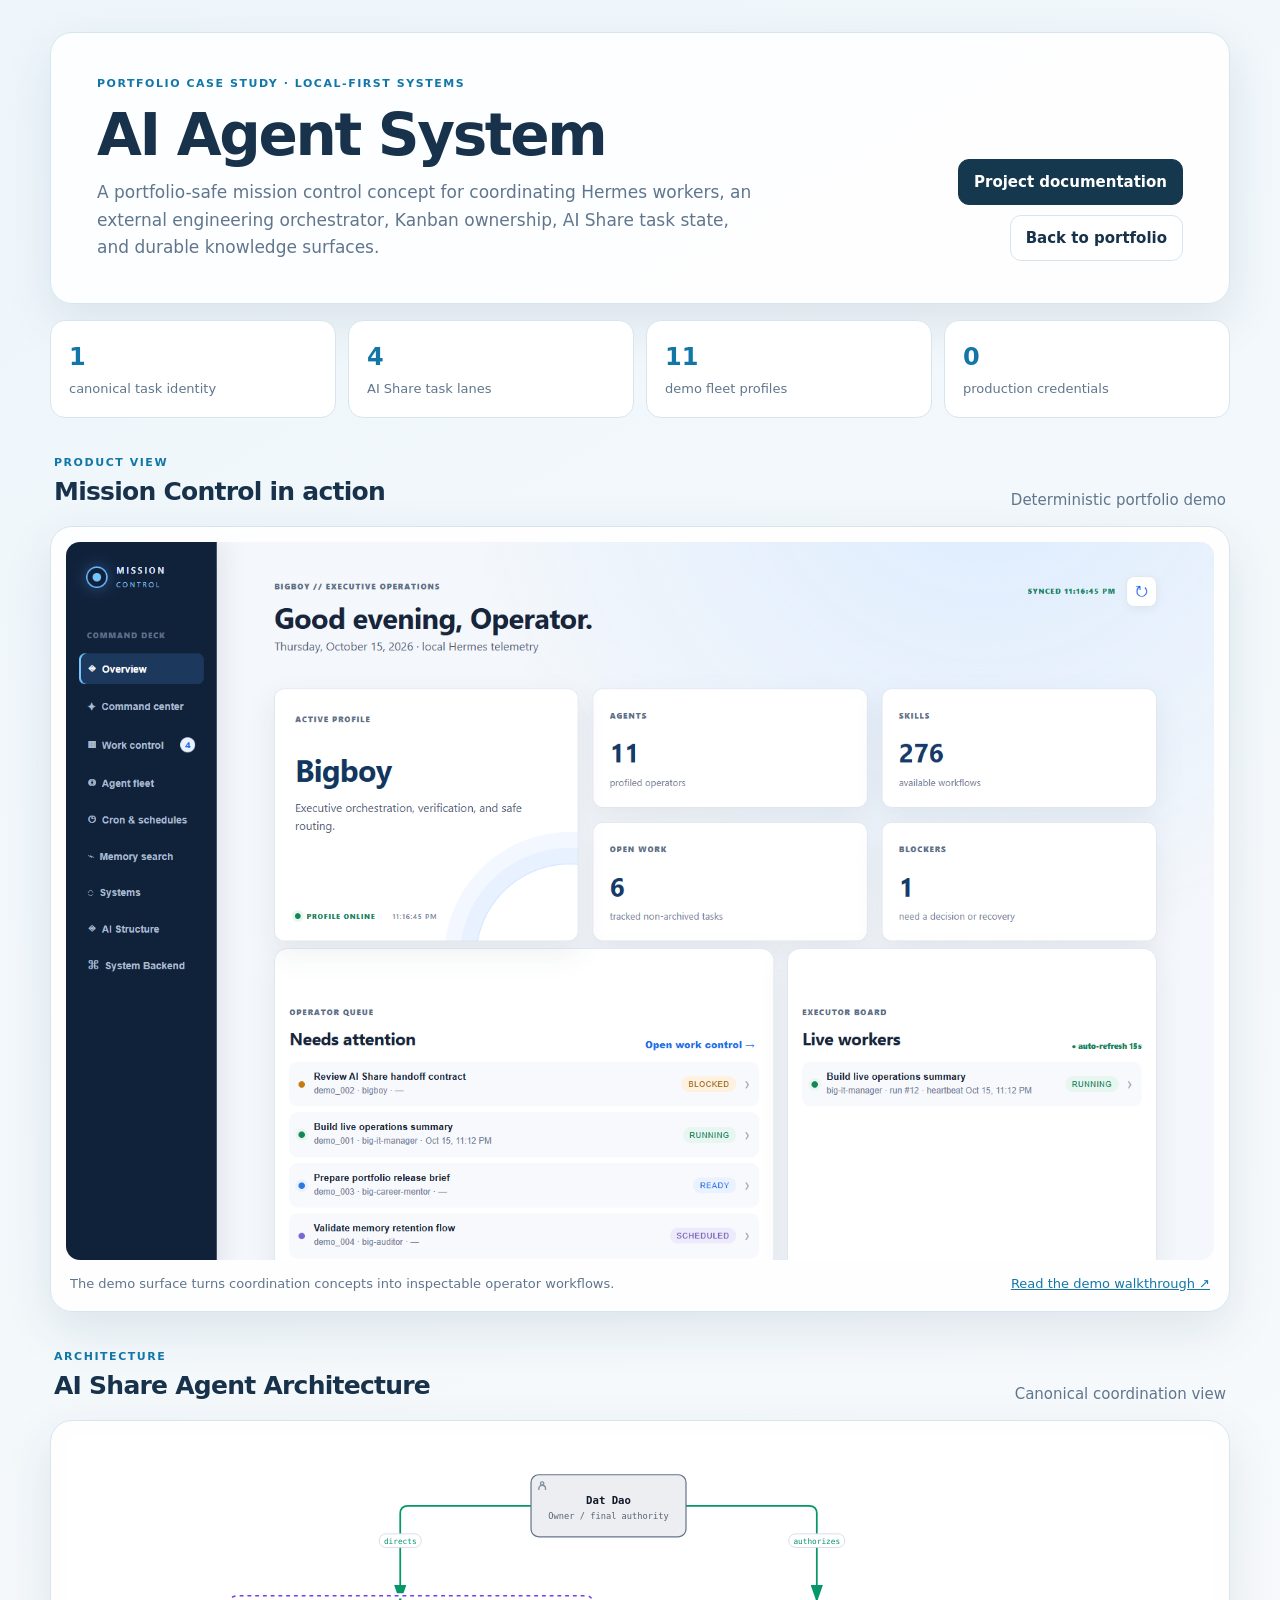
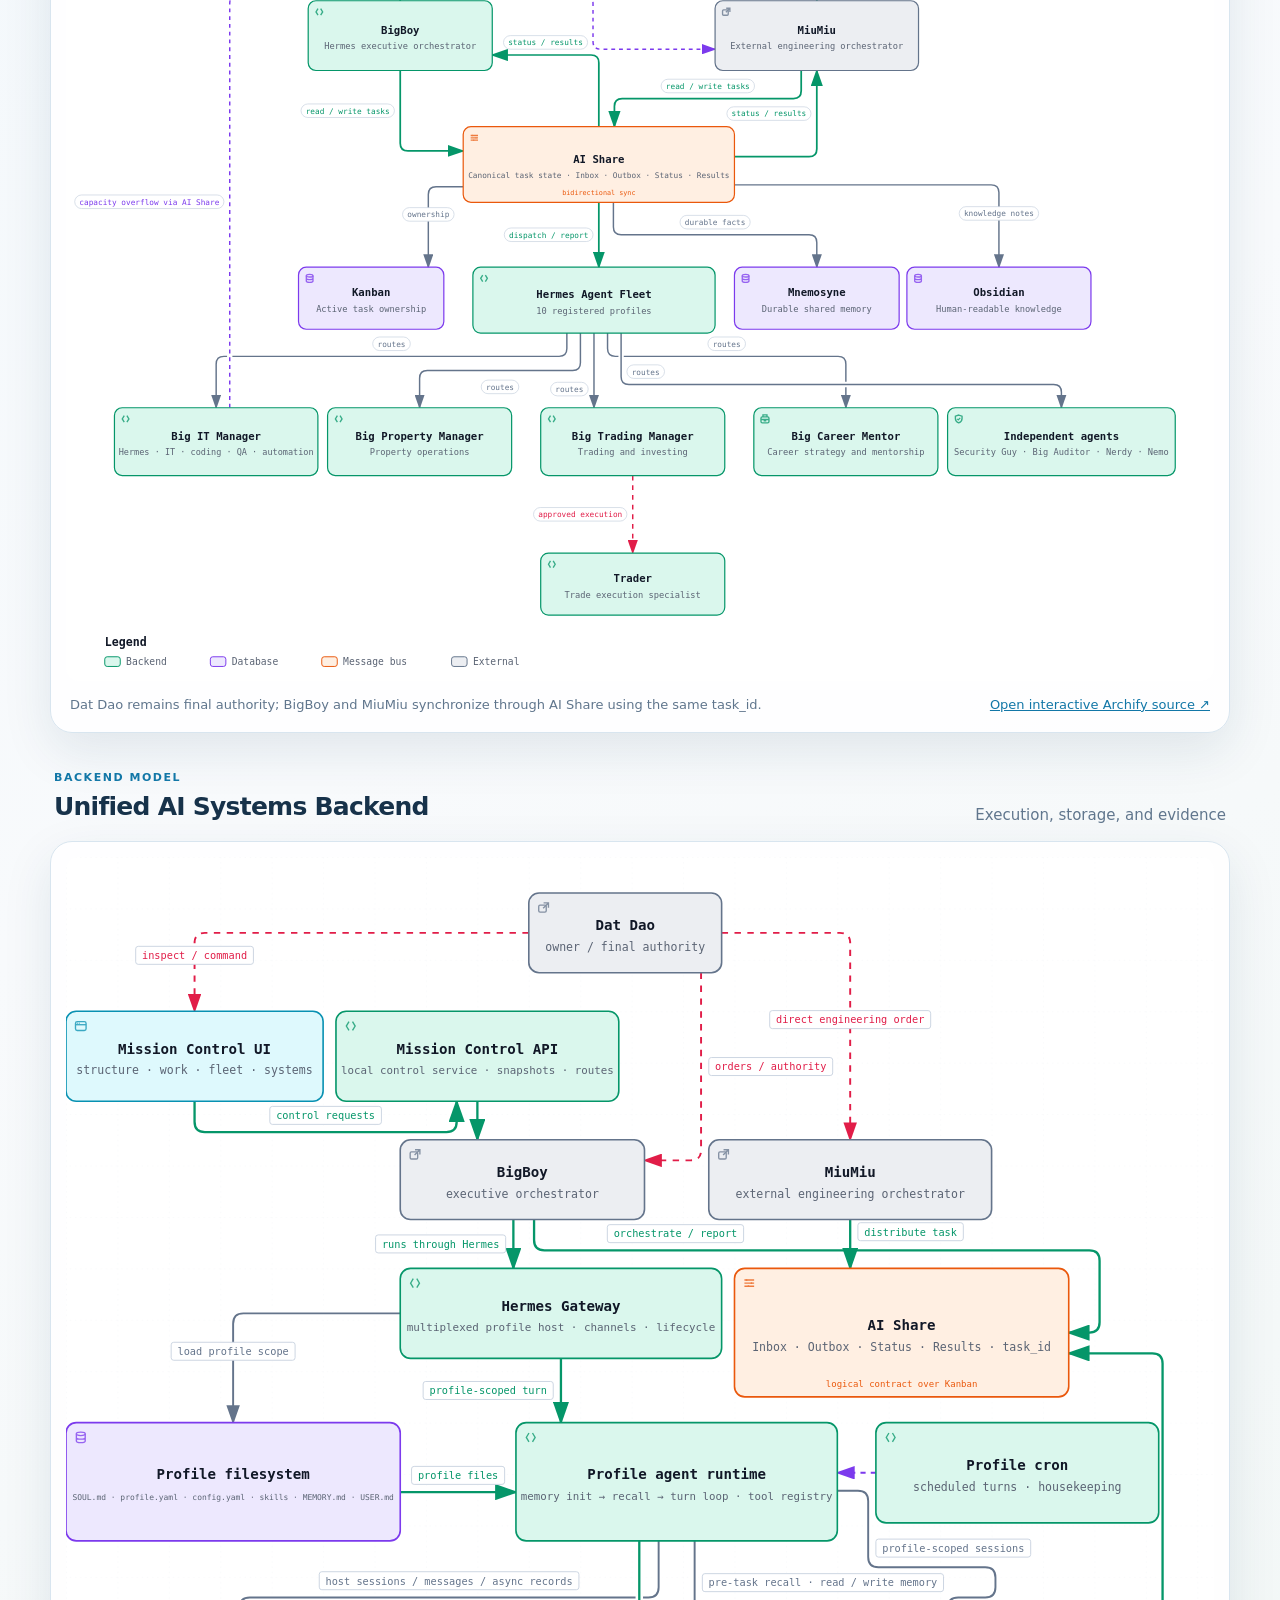
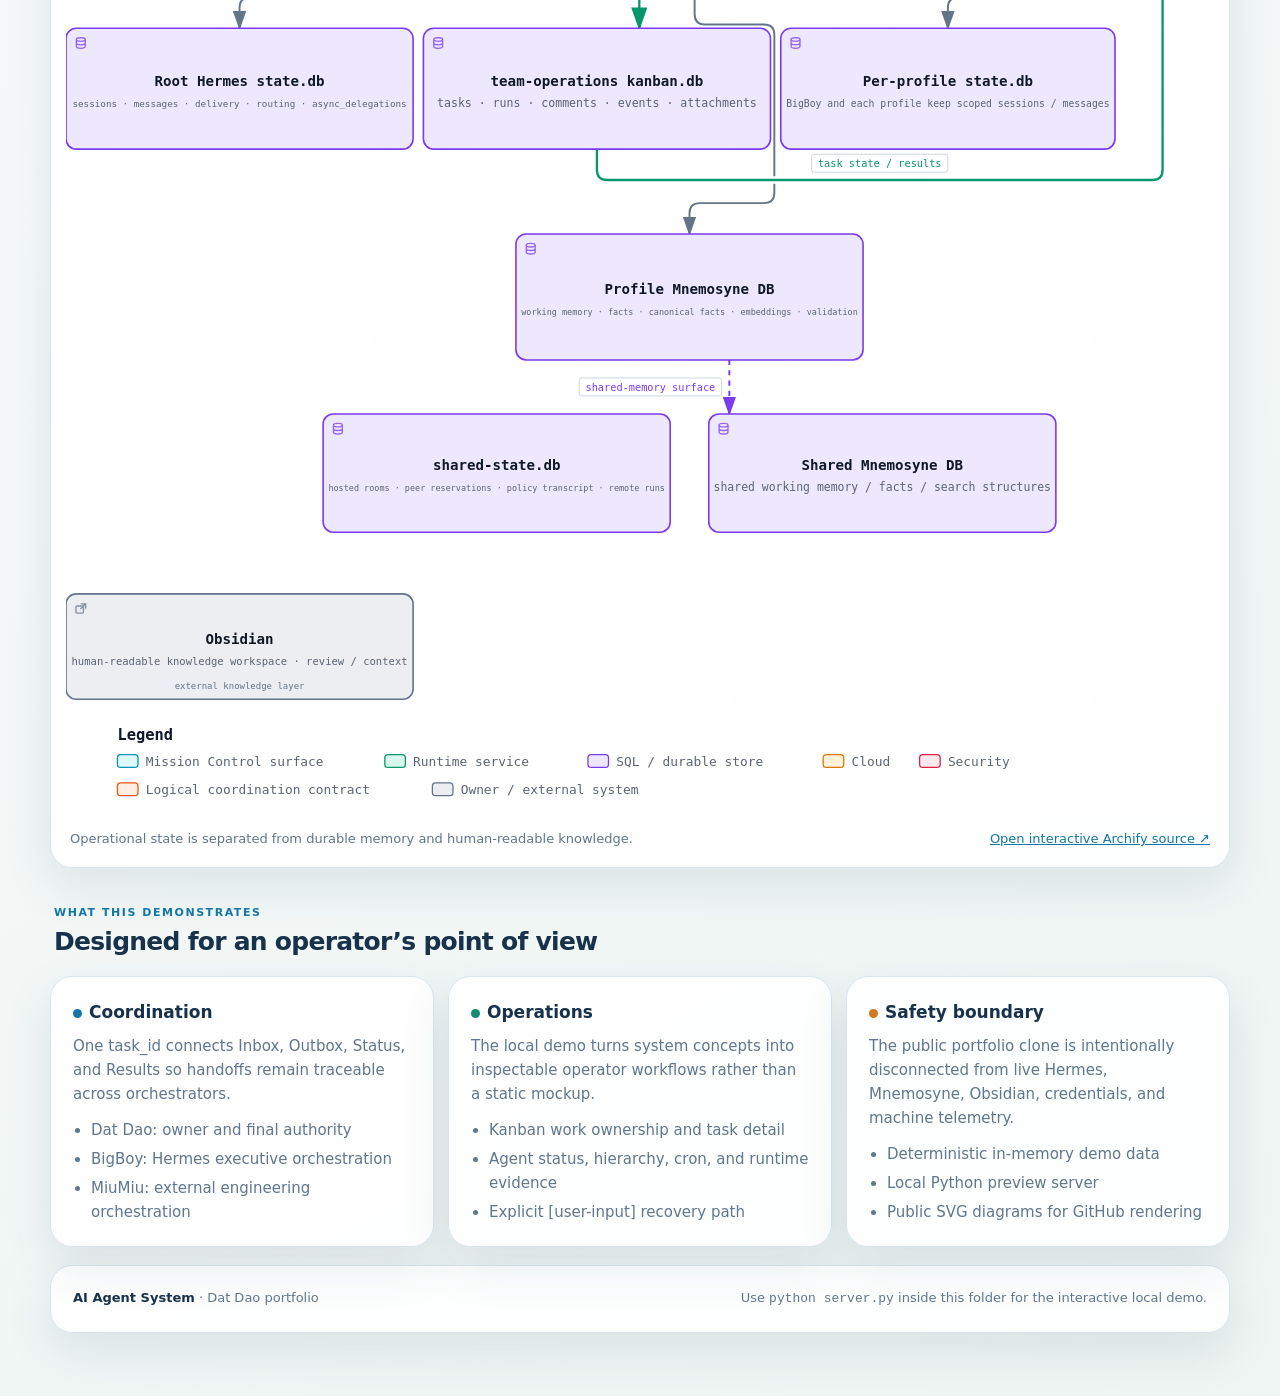
<file: projects/bigboymission/showcase.html>
<!doctype html>
<html lang="en">
<head>
  <meta charset="utf-8">
  <meta name="viewport" content="width=device-width, initial-scale=1">
  <meta name="description" content="AI Agent System portfolio showcase: a local-first mission control concept for multi-agent coordination.">
  <title>AI Agent System · Portfolio Showcase</title>
  <style>
    :root{color-scheme:light;--ink:#17324a;--muted:#60768d;--line:#d8e5ef;--surface:#fff;--wash:#f4f8fb;--blue:#1277a7;--green:#138b70;--orange:#d47721;--shadow:0 18px 50px rgba(24,58,87,.10)}
    *{box-sizing:border-box}body{margin:0;background:linear-gradient(150deg,#eef6fb,#f8fafc 48%,#eef5f2);color:var(--ink);font:15px/1.6 Inter,ui-sans-serif,system-ui,-apple-system,"Segoe UI",sans-serif}a{color:var(--blue)}.page{width:min(1180px,calc(100% - 32px));margin:32px auto 64px}.hero,.diagram,.card,.footer{background:rgba(255,255,255,.90);border:1px solid var(--line);border-radius:22px;box-shadow:var(--shadow)}.hero{padding:42px 46px;display:flex;justify-content:space-between;gap:32px;align-items:flex-end}.eyebrow{color:var(--blue);font-size:11px;font-weight:800;letter-spacing:.14em;text-transform:uppercase}.hero h1{font-size:clamp(30px,5vw,58px);line-height:1.05;letter-spacing:-.04em;margin:12px 0 14px}.hero p{max-width:680px;color:var(--muted);font-size:17px;margin:0}.actions{display:flex;gap:10px;flex-wrap:wrap;justify-content:flex-end}.button{display:inline-flex;align-items:center;justify-content:center;border-radius:11px;padding:10px 15px;text-decoration:none;font-weight:750;border:1px solid var(--line);background:#fff;color:var(--ink)}.button.primary{background:#15384f;border-color:#15384f;color:#fff}.stats{display:grid;grid-template-columns:repeat(4,1fr);gap:12px;margin:16px 0}.stat{padding:17px 18px;background:var(--surface);border:1px solid var(--line);border-radius:15px}.stat b{display:block;color:var(--blue);font-size:24px}.stat span{color:var(--muted);font-size:13px}.section-head{display:flex;justify-content:space-between;gap:16px;align-items:end;margin:36px 4px 14px}.section-head h2{margin:0;font-size:25px;letter-spacing:-.03em}.section-head p{margin:0;color:var(--muted)}.diagram{padding:15px;overflow:hidden}.diagram img{display:block;width:100%;height:auto;border-radius:14px;background:#fff}.caption{display:flex;justify-content:space-between;gap:16px;padding:14px 4px 2px;color:var(--muted);font-size:13px}.cards{display:grid;grid-template-columns:repeat(3,1fr);gap:14px}.card{padding:22px}.card h3{margin:0 0 8px;font-size:17px}.card p{margin:0;color:var(--muted)}.card ul{margin:12px 0 0;padding-left:18px;color:var(--muted)}.card li+li{margin-top:5px}.dot{display:inline-block;width:9px;height:9px;border-radius:50%;margin-right:7px;background:var(--blue)}.green .dot{background:var(--green)}.orange .dot{background:var(--orange)}.footer{margin-top:18px;padding:22px;display:flex;justify-content:space-between;gap:20px;flex-wrap:wrap;color:var(--muted);font-size:13px}.footer strong{color:var(--ink)}@media(max-width:760px){.page{width:min(100% - 20px,1180px);margin-top:10px}.hero{padding:28px 24px;display:block}.actions{justify-content:flex-start;margin-top:22px}.stats,.cards{grid-template-columns:1fr 1fr}.caption{display:block}.caption a{display:inline-block;margin-top:4px}}@media(max-width:460px){.stats,.cards{grid-template-columns:1fr}}
  </style>
</head>
<body>
  <main class="page">
    <section class="hero">
      <div>
        <div class="eyebrow">Portfolio case study · local-first systems</div>
        <h1>AI Agent System</h1>
        <p>A portfolio-safe mission control concept for coordinating Hermes workers, an external engineering orchestrator, Kanban ownership, AI Share task state, and durable knowledge surfaces.</p>
      </div>
      <nav class="actions" aria-label="Project links">
        <a class="button primary" href="README.md">Project documentation</a>
        <a class="button" href="../../">Back to portfolio</a>
      </nav>
    </section>

    <section class="stats" aria-label="Project facts">
      <div class="stat"><b>1</b><span>canonical task identity</span></div>
      <div class="stat"><b>4</b><span>AI Share task lanes</span></div>
      <div class="stat"><b>11</b><span>demo fleet profiles</span></div>
      <div class="stat"><b>0</b><span>production credentials</span></div>
    </section>

    <div class="section-head"><div><div class="eyebrow">Product view</div><h2>Mission Control in action</h2></div><p>Deterministic portfolio demo</p></div>
    <section class="diagram product-shot">
      <img src="../../images/mission-control-overview.png" alt="Mission Control demo overview showing Bigboy, agent metrics, blockers, operator queue, and live workers" width="1600" height="1000">
      <div class="caption"><span>The demo surface turns coordination concepts into inspectable operator workflows.</span><a href="README.md">Read the demo walkthrough ↗</a></div>
    </section>

    <div class="section-head"><div><div class="eyebrow">Architecture</div><h2>AI Share Agent Architecture</h2></div><p>Canonical coordination view</p></div>
    <section class="diagram">
      <img src="docs/diagrams/ai-share-agent-architecture.svg" alt="Architecture diagram showing Dat Dao, BigBoy, MiuMiu, AI Share, the Hermes Agent Fleet, Kanban, Mnemosyne, and Obsidian">
      <div class="caption"><span>Dat Dao remains final authority; BigBoy and MiuMiu synchronize through AI Share using the same task_id.</span><a href="references/ai-share-agent-architecture.html">Open interactive Archify source ↗</a></div>
    </section>

    <div class="section-head"><div><div class="eyebrow">Backend model</div><h2>Unified AI Systems Backend</h2></div><p>Execution, storage, and evidence</p></div>
    <section class="diagram">
      <img src="docs/diagrams/mission-control-unified-architecture.svg" alt="Unified backend architecture diagram showing Mission Control, Hermes, AI Share, profile files, databases, and memory">
      <div class="caption"><span>Operational state is separated from durable memory and human-readable knowledge.</span><a href="references/mission-control-unified-architecture.html">Open interactive Archify source ↗</a></div>
    </section>

    <div class="section-head"><div><div class="eyebrow">What this demonstrates</div><h2>Designed for an operator’s point of view</h2></div></div>
    <section class="cards">
      <article class="card"><h3><span class="dot"></span>Coordination</h3><p>One task_id connects Inbox, Outbox, Status, and Results so handoffs remain traceable across orchestrators.</p><ul><li>Dat Dao: owner and final authority</li><li>BigBoy: Hermes executive orchestration</li><li>MiuMiu: external engineering orchestration</li></ul></article>
      <article class="card green"><h3><span class="dot"></span>Operations</h3><p>The local demo turns system concepts into inspectable operator workflows rather than a static mockup.</p><ul><li>Kanban work ownership and task detail</li><li>Agent status, hierarchy, cron, and runtime evidence</li><li>Explicit [user-input] recovery path</li></ul></article>
      <article class="card orange"><h3><span class="dot"></span>Safety boundary</h3><p>The public portfolio clone is intentionally disconnected from live Hermes, Mnemosyne, Obsidian, credentials, and machine telemetry.</p><ul><li>Deterministic in-memory demo data</li><li>Local Python preview server</li><li>Public SVG diagrams for GitHub rendering</li></ul></article>
    </section>

    <footer class="footer"><span><strong>AI Agent System</strong> · Dat Dao portfolio</span><span>Use <code>python server.py</code> inside this folder for the interactive local demo.</span></footer>
  </main>
</body>
</html>
</file>
<file: assets/css/portfolio.css>
:root {
  --ink: #172033;
  --muted: #5f6e84;
  --line: #d8e1ec;
  --surface: #ffffff;
  --canvas: #f4f7fb;
  --blue: #2165d6;
  --blue-dark: #16489e;
  --mint: #bdebdc;
  --mint-dark: #12775b;
  --shadow: 0 24px 60px rgba(24, 43, 73, 0.10);
  --radius: 22px;
  font-family: Inter, ui-sans-serif, system-ui, -apple-system, BlinkMacSystemFont, "Segoe UI", sans-serif;
  color: var(--ink);
  background: var(--canvas);
  font-synthesis: none;
}
* { box-sizing: border-box; }
html { scroll-behavior: smooth; }
body { margin: 0; min-width: 320px; background: var(--canvas); }
body, button, a { -webkit-font-smoothing: antialiased; }
a { color: inherit; }
.skip-link { position: absolute; left: 1rem; top: -5rem; z-index: 10; padding: .75rem 1rem; border-radius: 10px; background: var(--ink); color: #fff; }
.skip-link:focus { top: 1rem; }
.site-shell { width: min(1180px, calc(100% - 48px)); margin: 0 auto; }
.site-header { display: flex; align-items: center; justify-content: space-between; gap: 2rem; padding: 28px 0; }
.brand { display: inline-flex; align-items: center; gap: .7rem; color: var(--ink); font-size: 1rem; font-weight: 800; letter-spacing: -.02em; text-decoration: none; }
.brand-mark { display: grid; width: 36px; height: 36px; place-items: center; border-radius: 11px; background: var(--ink); color: #fff; font-size: .72rem; letter-spacing: .04em; }
.site-nav { display: flex; align-items: center; gap: 1.35rem; color: var(--muted); font-size: .82rem; font-weight: 700; }
.site-nav a { text-decoration: none; }
.site-nav a:hover, .site-nav a:focus-visible { color: var(--blue); }
.nav-button { padding: .7rem 1rem; border: 1px solid var(--line); border-radius: 999px; background: var(--surface); color: var(--ink) !important; box-shadow: 0 6px 18px rgba(24,43,73,.06); }
.hero { display: grid; grid-template-columns: minmax(0, 1.1fr) minmax(320px, .9fr); align-items: center; gap: clamp(2rem, 6vw, 7rem); padding: clamp(4rem, 9vw, 8rem) 0 5rem; }
.eyebrow { margin: 0 0 1rem; color: var(--blue); font-size: .72rem; font-weight: 800; letter-spacing: .13em; text-transform: uppercase; }
.status-dot { display: inline-block; width: 8px; height: 8px; margin-right: .45rem; border-radius: 50%; background: var(--mint-dark); box-shadow: 0 0 0 4px rgba(18,119,91,.12); vertical-align: 1px; }
h1, h2, h3, p { margin-top: 0; }
h1 { max-width: 760px; margin-bottom: 1.45rem; color: var(--ink); font-size: clamp(3.2rem, 6.4vw, 6.2rem); line-height: .98; letter-spacing: -.075em; }
h1 em { color: var(--blue); font-style: normal; }
.hero-lede { max-width: 620px; margin-bottom: 2rem; color: var(--muted); font-size: clamp(1rem, 1.5vw, 1.2rem); line-height: 1.7; }
.hero-actions, .project-actions, .contact-actions { display: flex; flex-wrap: wrap; align-items: center; gap: .8rem; }
.button { display: inline-flex; min-height: 46px; align-items: center; justify-content: center; gap: .55rem; padding: .78rem 1.1rem; border: 1px solid transparent; border-radius: 10px; font-size: .83rem; font-weight: 800; text-decoration: none; transition: transform .2s ease, box-shadow .2s ease, background .2s ease; }
.button:hover { transform: translateY(-2px); }
.button-primary { background: var(--ink); color: #fff; box-shadow: 0 10px 22px rgba(23,32,51,.16); }
.button-primary:hover, .button-primary:focus-visible { background: #273552; }
.button-secondary { border-color: var(--line); background: var(--surface); color: var(--ink); }
.button-secondary:hover, .button-secondary:focus-visible { border-color: #b6c7da; background: #f9fbfe; }
.capability-list { display: flex; flex-wrap: wrap; gap: .65rem; margin: 2.5rem 0 0; padding: 0; list-style: none; color: var(--muted); font-size: .78rem; font-weight: 700; }
.capability-list li { padding: .5rem .7rem; border: 1px solid var(--line); border-radius: 999px; background: rgba(255,255,255,.58); }
.hero-profile { position: relative; }
.hero-profile::before { position: absolute; inset: -16% -10% 12% 8%; z-index: -1; border-radius: 32px; background: var(--mint); content: ""; transform: rotate(5deg); }
.profile-card { overflow: hidden; border: 1px solid #cfdae7; border-radius: var(--radius); background: var(--surface); box-shadow: var(--shadow); }
.profile-card-top, .profile-card-bottom { display: flex; justify-content: space-between; gap: 1rem; padding: 1.35rem 1.5rem; }
.profile-label, .profile-index { color: var(--muted); font-size: .72rem; font-weight: 800; letter-spacing: .08em; text-transform: uppercase; }
.profile-index { color: var(--blue); }
.profile-grid { display: grid; grid-template-columns: 1fr 1fr; border-top: 1px solid var(--line); border-bottom: 1px solid var(--line); }
.profile-grid span { min-height: 130px; display: flex; align-items: end; padding: 1.3rem; color: var(--ink); font-size: 1rem; font-weight: 800; letter-spacing: -.02em; }
.profile-grid span:nth-child(1), .profile-grid span:nth-child(4) { background: #eaf1ff; }
.profile-grid span:nth-child(2), .profile-grid span:nth-child(3) { background: #f8ede6; }
.profile-card-bottom { align-items: center; justify-content: flex-start; }
.profile-card-bottom img { width: 76px; height: 76px; border-radius: 18px; object-fit: cover; filter: saturate(.8); }
.profile-card-bottom p { margin: 0; color: var(--muted); font-size: .86rem; line-height: 1.55; }
.profile-card-bottom strong { color: var(--ink); }
.proof-strip { display: grid; grid-template-columns: repeat(4, 1fr); gap: 1rem; padding: 1.15rem 0; border-top: 1px solid var(--line); border-bottom: 1px solid var(--line); }
.proof-strip div { display: flex; align-items: baseline; gap: .55rem; }
.proof-strip strong { color: var(--blue); font-size: 1.1rem; }
.proof-strip span { color: var(--muted); font-size: .75rem; }
.story-section { padding-top: clamp(4rem, 7vw, 6rem); padding-bottom: clamp(4.5rem, 8vw, 7rem); }
.story-grid { display: grid; grid-template-columns: repeat(3, minmax(0, 1fr)); gap: 1rem; }
.story-step { position: relative; min-height: 300px; padding: 1.45rem; border: 1px solid var(--line); border-top: 4px solid var(--blue); border-radius: 16px; background: var(--surface); box-shadow: 0 12px 28px rgba(24,43,73,.04); }
.story-step-mint { border-top-color: var(--mint-dark); }
.story-step-orange { border-top-color: #c9781e; }
.story-step-top { display: flex; align-items: center; justify-content: space-between; gap: 1rem; margin-bottom: 3.7rem; }
.story-number { color: var(--blue); font-size: .76rem; font-weight: 900; letter-spacing: .12em; }
.story-step-mint .story-number { color: var(--mint-dark); }
.story-step-orange .story-number { color: #b96a16; }
.story-label { margin: 0; color: var(--muted); font-size: .68rem; font-weight: 900; letter-spacing: .09em; text-align: right; text-transform: uppercase; }
.story-step h3 { max-width: 240px; margin-bottom: .65rem; color: var(--ink); font-size: 1.28rem; letter-spacing: -.04em; }
.story-step > p:not(.story-label) { max-width: 300px; margin-bottom: 1.3rem; color: var(--muted); font-size: .86rem; line-height: 1.65; }
.story-links { display: flex; flex-wrap: wrap; gap: .5rem .9rem; margin-top: auto; }
.story-links .text-link { font-size: .72rem; }
.story-note { display: flex; align-items: flex-start; gap: .9rem; max-width: 820px; margin: 1rem auto 0; padding: 1.2rem 1.35rem; border: 1px solid #cdddf0; border-radius: 14px; background: #eef5ff; }
.story-note-mark { display: grid; width: 28px; height: 28px; flex: 0 0 28px; place-items: center; border-radius: 50%; background: var(--blue); color: #fff; font-weight: 900; }
.story-note p { margin: .1rem 0 0; color: var(--blue-dark); font-size: .86rem; line-height: 1.65; }
.story-note strong { color: var(--ink); }
.section { padding: clamp(5rem, 9vw, 8rem) 0; }
.section-heading { display: flex; align-items: end; justify-content: space-between; gap: 2rem; margin-bottom: 2.5rem; }
.section-heading h2 { max-width: 620px; margin-bottom: 0; font-size: clamp(2.1rem, 4vw, 3.5rem); line-height: 1.05; letter-spacing: -.06em; }
.section-heading > p { max-width: 390px; margin-bottom: .2rem; color: var(--muted); font-size: .95rem; line-height: 1.7; }
.featured-project { display: grid; grid-template-columns: minmax(0, 1.2fr) minmax(280px, .8fr); overflow: hidden; border: 1px solid var(--line); border-radius: var(--radius); background: var(--surface); box-shadow: 0 14px 40px rgba(24,43,73,.06); }
.featured-visual { display: grid; align-content: center; gap: 1rem; min-height: 430px; padding: 1rem; background: #eaf1f7; }
.showcase-frame { position: relative; overflow: hidden; margin: 0; border: 1px solid #d1deea; border-radius: 14px; background: #fff; box-shadow: 0 10px 24px rgba(24,43,73,.08); }
.showcase-frame img { display: block; width: 100%; height: auto; }
.showcase-frame-product img { aspect-ratio: 16 / 10; object-fit: cover; object-position: top left; }
.showcase-frame-architecture img { max-height: 210px; object-fit: contain; object-position: center; background: #fff; }
.showcase-frame figcaption { padding: .6rem .75rem; color: var(--muted); font-size: .7rem; font-weight: 800; }
.featured-copy { display: flex; flex-direction: column; justify-content: center; padding: clamp(2rem, 5vw, 4rem); }
.project-kicker { margin-bottom: .8rem; color: var(--blue); font-size: .68rem; font-weight: 800; letter-spacing: .12em; text-transform: uppercase; }
.featured-copy h3, .project-card h3, .approach-grid h3 { margin-bottom: .8rem; color: var(--ink); letter-spacing: -.035em; }
.featured-copy h3 { font-size: clamp(2rem, 3.4vw, 3.2rem); }
.project-summary, .project-card p, .approach-grid p, .contact-panel p { color: var(--muted); line-height: 1.7; }
.tag-list { display: flex; flex-wrap: wrap; gap: .45rem; margin: 1.3rem 0 2rem; padding: 0; list-style: none; }
.tag-list li { padding: .45rem .6rem; border-radius: 6px; background: #eef5ff; color: var(--blue-dark); font-size: .7rem; font-weight: 800; }
.text-link { display: inline-flex; align-items: center; gap: .4rem; color: var(--blue-dark); font-size: .8rem; font-weight: 800; text-decoration: none; }
.text-link:hover, .text-link:focus-visible { color: var(--blue); text-decoration: underline; text-underline-offset: 4px; }
.muted-link { color: var(--muted); }
.project-grid { display: grid; grid-template-columns: repeat(3, 1fr); gap: 1rem; margin-top: 1rem; }
.project-card { overflow: hidden; border: 1px solid var(--line); border-radius: 16px; background: var(--surface); transition: transform .2s ease, box-shadow .2s ease; }
.project-card:hover { transform: translateY(-4px); box-shadow: 0 18px 36px rgba(24,43,73,.10); }
.project-image { display: block; overflow: hidden; aspect-ratio: 16 / 9; background: #e8eef5; }
.project-image img { display: block; width: 100%; height: 100%; object-fit: cover; transition: transform .35s ease; }
.project-card:hover .project-image img { transform: scale(1.04); }
.project-card-body { padding: 1.35rem; }
.project-card h3 { min-height: 2.2em; font-size: 1.22rem; }
.project-card p { min-height: 4.2em; margin-bottom: 1.25rem; font-size: .86rem; }
.approach-section { padding-top: 1rem; }
.approach-grid { display: grid; grid-template-columns: repeat(3, 1fr); gap: 1rem; }
.approach-grid article { padding: 1.5rem; border-top: 3px solid var(--mint-dark); background: var(--surface); }
.approach-number { display: block; margin-bottom: 2.8rem; color: var(--blue); font-size: .75rem; font-weight: 800; }
.approach-grid h3 { font-size: 1.25rem; }
.approach-grid p { margin-bottom: 0; font-size: .87rem; }
.contact-panel { display: flex; align-items: end; justify-content: space-between; gap: 2rem; margin-bottom: 3rem; padding: clamp(2rem, 5vw, 4rem); border-radius: var(--radius); background: var(--ink); color: #fff; }
.contact-panel .eyebrow { color: var(--mint); }
.contact-panel h2 { max-width: 680px; margin-bottom: .8rem; color: #fff; font-size: clamp(2rem, 4vw, 3.5rem); line-height: 1.02; letter-spacing: -.06em; }
.contact-panel p { max-width: 540px; margin-bottom: 0; color: #b8c4d5; }
.button-light { background: #fff; color: var(--ink); }
.button-light:hover, .button-light:focus-visible { background: var(--mint); }
.button-outline-light { border-color: #718097; color: #fff; }
.button-outline-light:hover, .button-outline-light:focus-visible { border-color: #fff; background: rgba(255,255,255,.08); }
.site-footer { display: flex; flex-wrap: wrap; justify-content: space-between; gap: 1rem; padding: 0 0 2rem; color: var(--muted); font-size: .75rem; }
.site-footer a { color: var(--blue-dark); font-weight: 800; text-decoration: none; }
.site-footer a:hover, .site-footer a:focus-visible { text-decoration: underline; }
:focus-visible { outline: 3px solid #f3b63d; outline-offset: 3px; }
@media (max-width: 900px) {
  .hero { grid-template-columns: 1fr; gap: 3rem; }
  .hero-profile { max-width: 560px; }
  .featured-project { grid-template-columns: 1fr; }
  .featured-visual { min-height: 360px; }
  .story-grid { grid-template-columns: 1fr; }
  .project-grid { grid-template-columns: repeat(2, 1fr); }
  .contact-panel { align-items: start; flex-direction: column; }
}
@media (max-width: 640px) {
  .site-shell { width: min(100% - 32px, 560px); }
  .site-header { align-items: flex-start; flex-direction: column; gap: 1rem; }
  .site-nav { flex-wrap: wrap; gap: .75rem 1rem; }
  .site-nav a:not(.nav-button) { display: none; }
  .hero { padding-top: 3rem; }
  h1 { font-size: clamp(2.9rem, 14vw, 4.4rem); }
  .proof-strip { grid-template-columns: repeat(2, 1fr); gap: 1.2rem .8rem; }
  .section-heading { align-items: start; flex-direction: column; gap: 1rem; }
  .project-grid, .approach-grid { grid-template-columns: 1fr; }
  .story-step { min-height: auto; }
  .story-step-top { margin-bottom: 2.2rem; }
  .project-card h3, .project-card p { min-height: auto; }
  .featured-visual { min-height: 250px; }
  .featured-copy { padding: 2rem 1.35rem; }
  .profile-grid span { min-height: 100px; }
  .contact-panel { padding: 2rem 1.35rem; }
  .contact-actions, .contact-actions .button { width: 100%; }
  .site-footer { flex-direction: column; }
}
@media (prefers-reduced-motion: reduce) {
  html { scroll-behavior: auto; }
  *, *::before, *::after { transition-duration: .01ms !important; animation-duration: .01ms !important; animation-iteration-count: 1 !important; }
}
</file>
<file: projects/project-detail.css>
:root {
  --ink: #172033;
  --muted: #5f6e84;
  --line: #d8e1ec;
  --surface: #ffffff;
  --canvas: #f4f7fb;
  --blue: #2165d6;
  --blue-dark: #16489e;
  --mint: #bdebdc;
  --mint-dark: #12775b;
  --orange: #b96a16;
  font-family: Inter, ui-sans-serif, system-ui, -apple-system, BlinkMacSystemFont, "Segoe UI", sans-serif;
  color: var(--ink);
  background: var(--canvas);
  font-synthesis: none;
}
* { box-sizing: border-box; }
html { scroll-behavior: smooth; }
body { margin: 0; min-width: 320px; background: var(--canvas); }
body, button, a { -webkit-font-smoothing: antialiased; }
a { color: inherit; }
.skip-link { position: absolute; left: 1rem; top: -5rem; z-index: 10; padding: .75rem 1rem; border-radius: 10px; background: var(--ink); color: #fff; }
.skip-link:focus { top: 1rem; }
.site-shell { width: min(1180px, calc(100% - 48px)); margin: 0 auto; }
.site-header { display: flex; align-items: center; justify-content: space-between; gap: 2rem; padding: 28px 0; }
.brand { display: inline-flex; align-items: center; gap: .7rem; color: var(--ink); font-size: 1rem; font-weight: 800; letter-spacing: -.02em; text-decoration: none; }
.brand-mark { display: grid; width: 36px; height: 36px; place-items: center; border-radius: 11px; background: var(--ink); color: #fff; font-size: .72rem; letter-spacing: .04em; }
.back-link, .index-link { color: var(--blue-dark); font-size: .82rem; font-weight: 800; text-decoration: none; }
.back-link:hover, .back-link:focus-visible, .index-link:hover, .index-link:focus-visible { text-decoration: underline; text-underline-offset: 4px; }
.project-hero { display: grid; grid-template-columns: minmax(0, 1fr) minmax(340px, .95fr); align-items: center; gap: clamp(2rem, 6vw, 6rem); padding: clamp(3.5rem, 8vw, 7rem) 0 4rem; }
.eyebrow { margin: 0 0 1rem; color: var(--blue); font-size: .72rem; font-weight: 800; letter-spacing: .13em; text-transform: uppercase; }
.status-dot { display: inline-block; width: 8px; height: 8px; margin-right: .45rem; border-radius: 50%; background: var(--mint-dark); box-shadow: 0 0 0 4px rgba(18,119,91,.12); vertical-align: 1px; }
h1, h2, h3, p { margin-top: 0; }
h1 { max-width: 720px; margin-bottom: 1.25rem; color: var(--ink); font-size: clamp(2.8rem, 6vw, 5.5rem); line-height: .98; letter-spacing: -.075em; }
.hero-summary { max-width: 680px; margin-bottom: 1.7rem; color: var(--muted); font-size: clamp(1rem, 1.4vw, 1.17rem); line-height: 1.7; }
.hero-actions { display: flex; flex-wrap: wrap; align-items: center; gap: .9rem; }
.button { display: inline-flex; min-height: 44px; align-items: center; justify-content: center; gap: .45rem; padding: .72rem 1rem; border: 1px solid transparent; border-radius: 10px; font-size: .79rem; font-weight: 800; text-decoration: none; transition: transform .2s ease, background .2s ease, box-shadow .2s ease; }
.button:hover { transform: translateY(-2px); }
.button-primary { background: var(--ink); color: #fff; box-shadow: 0 10px 22px rgba(23,32,51,.14); }
.button-primary:hover, .button-primary:focus-visible { background: #273552; }
.button-secondary { border-color: var(--line); background: var(--surface); color: var(--ink); }
.button-secondary:hover, .button-secondary:focus-visible { background: #f9fbfe; border-color: #b6c7da; }
.hero-visual { overflow: hidden; margin: 0; border: 1px solid var(--line); border-radius: 20px; background: var(--surface); box-shadow: 0 22px 48px rgba(24,43,73,.12); }
.hero-visual img { display: block; width: 100%; aspect-ratio: 16 / 10; object-fit: cover; }
.hero-visual figcaption { padding: .8rem 1rem; color: var(--muted); font-size: .7rem; font-weight: 800; }
.story-beat { display: flex; align-items: flex-start; gap: 1rem; margin-bottom: 1.2rem; padding: 1.1rem 1.2rem; border: 1px solid #cdddf0; border-radius: 14px; background: #eef5ff; }
.story-beat-mark { display: grid; width: 36px; height: 36px; flex: 0 0 36px; place-items: center; border-radius: 11px; background: var(--blue); color: #fff; font-size: .72rem; font-weight: 900; }
.story-beat .eyebrow { margin-bottom: .35rem; }
.story-beat p:last-child { max-width: 760px; margin: 0; color: var(--blue-dark); font-size: .88rem; line-height: 1.6; }
.metric-band { display: grid; grid-template-columns: repeat(3, minmax(0, 1fr)); gap: .85rem; margin-bottom: 4rem; padding: 1rem 0; border-top: 1px solid var(--line); border-bottom: 1px solid var(--line); }
.metric { padding: .9rem 1rem; border: 1px solid var(--line); border-radius: 12px; background: rgba(255,255,255,.72); }
.metric strong { display: block; color: var(--blue); font-size: 1.35rem; letter-spacing: -.035em; }
.metric span { display: block; margin-top: .25rem; color: var(--muted); font-size: .72rem; line-height: 1.4; }
.evidence-visual { margin-bottom: 1.25rem; padding: clamp(1.2rem, 3vw, 1.7rem); border: 1px solid var(--line); border-radius: 18px; background: var(--surface); box-shadow: 0 12px 34px rgba(24,43,73,.06); }
.evidence-visual-head { display: flex; align-items: end; justify-content: space-between; gap: 1rem; margin-bottom: 1rem; }
.evidence-visual-head .eyebrow { margin-bottom: .5rem; }
.evidence-visual-head h2 { margin-bottom: 0; color: var(--ink); font-size: clamp(1.3rem, 2.3vw, 1.9rem); letter-spacing: -.045em; }
.evidence-intro { max-width: 620px; margin: .65rem 0 0; color: var(--muted); font-size: .82rem; line-height: 1.55; }
.evidence-kind { flex: 0 0 auto; padding: .45rem .65rem; border-radius: 999px; background: #edf7f3; color: var(--mint-dark); font-size: .68rem; font-weight: 800; }
.evidence-grid { display: grid; grid-template-columns: repeat(2, minmax(0, 1fr)); gap: 1rem; }
.evidence-chart { position: relative; overflow: hidden; margin: 0; border: 1px solid var(--line); border-radius: 14px; background: #f8fafc; }
.evidence-chart-index { position: absolute; top: .7rem; right: .7rem; z-index: 1; display: grid; width: 28px; height: 28px; place-items: center; border: 1px solid rgba(255,255,255,.9); border-radius: 9px; background: rgba(255,255,255,.9); color: var(--blue-dark); font-size: .68rem; font-weight: 900; box-shadow: 0 3px 10px rgba(24,43,73,.1); }
.evidence-chart img { display: block; width: 100%; height: auto; }
.evidence-chart figcaption { display: grid; gap: .3rem; padding: .8rem .9rem .95rem; color: var(--muted); font-size: .76rem; line-height: 1.55; }
.evidence-chart figcaption strong { color: var(--ink); font-size: .82rem; }
.evidence-chart figcaption span { display: block; }
.detail-grid { display: grid; grid-template-columns: minmax(0, 1.2fr) minmax(260px, .8fr); gap: 1.25rem; padding-bottom: 4rem; }
.detail-card { padding: clamp(1.35rem, 3vw, 2rem); border: 1px solid var(--line); border-radius: 16px; background: var(--surface); box-shadow: 0 10px 30px rgba(24,43,73,.04); }
.detail-card-wide { grid-row: span 2; }
.detail-card h2 { margin-bottom: .75rem; color: var(--ink); font-size: clamp(1.3rem, 2vw, 1.7rem); letter-spacing: -.04em; }
.detail-card p, .detail-card li { color: var(--muted); font-size: .9rem; line-height: 1.7; }
.detail-card ul { margin: 0; padding-left: 1.2rem; }
.detail-card li + li { margin-top: .6rem; }
.method-row { display: flex; flex-wrap: wrap; gap: .45rem; margin-top: 1.2rem; }
.method { padding: .38rem .55rem; border-radius: 6px; background: #edf7f3; color: var(--mint-dark); font-size: .68rem; font-weight: 800; }
.method:nth-child(2n) { background: #fff4e8; color: var(--orange); }
.evidence-list { display: grid; gap: .85rem; margin: 0; padding: 0; list-style: none; }
.evidence-list li { display: grid; grid-template-columns: 8px 1fr; gap: .65rem; align-items: start; }
.evidence-list li::before { width: 8px; height: 8px; margin-top: .45rem; border-radius: 50%; background: var(--blue); content: ""; }
.source-links { display: flex; flex-wrap: wrap; gap: .85rem 1.1rem; margin-top: 1.25rem; }
.text-link { display: inline-flex; align-items: center; gap: .35rem; color: var(--blue-dark); font-size: .78rem; font-weight: 800; text-decoration: none; }
.text-link:hover, .text-link:focus-visible { color: var(--blue); text-decoration: underline; text-underline-offset: 4px; }
.muted-link { color: var(--muted); }
.source-note { margin-top: 1.1rem; padding: .8rem .9rem; border-left: 3px solid var(--mint-dark); background: #f2faf6; color: var(--muted); font-size: .78rem; line-height: 1.6; }
.footer-note { display: flex; flex-wrap: wrap; justify-content: space-between; gap: 1rem; padding: 1.4rem 0 2.5rem; border-top: 1px solid var(--line); color: var(--muted); font-size: .75rem; }
.footer-note a { color: var(--blue-dark); font-weight: 800; text-decoration: none; }
.footer-note a:hover, .footer-note a:focus-visible { text-decoration: underline; }
.error-state { max-width: 760px; margin: 5rem auto; padding: 2rem; border: 1px solid var(--line); border-radius: 18px; background: var(--surface); }
.error-state h1 { font-size: clamp(2rem, 4vw, 3.5rem); }
:focus-visible { outline: 3px solid #f3b63d; outline-offset: 3px; }
@media (max-width: 820px) {
  .project-hero, .detail-grid { grid-template-columns: 1fr; }
  .detail-card-wide { grid-row: auto; }
}
@media (max-width: 560px) {
  .site-shell { width: min(100% - 32px, 560px); }
  .site-header { align-items: flex-start; flex-direction: column; gap: 1rem; }
  .metric-band { grid-template-columns: 1fr; }
  .evidence-visual-head { align-items: flex-start; flex-direction: column; }
  .evidence-grid { grid-template-columns: 1fr; }
  .story-beat { align-items: flex-start; }
  .hero-actions, .hero-actions .button { width: 100%; }
  .footer-note { flex-direction: column; }
}
@media (prefers-reduced-motion: reduce) {
  html { scroll-behavior: auto; }
  *, *::before, *::after { transition-duration: .01ms !important; animation-duration: .01ms !important; animation-iteration-count: 1 !important; }
}
</file>
<file: projects/showcase.css>
:root {
  --ink: #172033;
  --muted: #5f6e84;
  --line: #d8e1ec;
  --surface: #ffffff;
  --canvas: #f4f7fb;
  --blue: #2165d6;
  --blue-dark: #16489e;
  --mint: #bdebdc;
  --mint-dark: #12775b;
  --orange: #b96a16;
  font-family: Inter, ui-sans-serif, system-ui, -apple-system, BlinkMacSystemFont, "Segoe UI", sans-serif;
  color: var(--ink);
  background: var(--canvas);
  font-synthesis: none;
}

* { box-sizing: border-box; }
html { scroll-behavior: smooth; }
body { margin: 0; min-width: 320px; background: var(--canvas); }
body, button, a { -webkit-font-smoothing: antialiased; }
a { color: inherit; }
.skip-link { position: absolute; left: 1rem; top: -5rem; z-index: 10; padding: .75rem 1rem; border-radius: 10px; background: var(--ink); color: #fff; }
.skip-link:focus { top: 1rem; }
.site-shell { width: min(1180px, calc(100% - 48px)); margin: 0 auto; }
.site-header { display: flex; align-items: center; justify-content: space-between; gap: 2rem; padding: 28px 0; }
.brand { display: inline-flex; align-items: center; gap: .7rem; color: var(--ink); font-size: 1rem; font-weight: 800; letter-spacing: -.02em; text-decoration: none; }
.brand-mark { display: grid; width: 36px; height: 36px; place-items: center; border-radius: 11px; background: var(--ink); color: #fff; font-size: .72rem; letter-spacing: .04em; }
.back-link { color: var(--blue-dark); font-size: .82rem; font-weight: 800; text-decoration: none; }
.back-link:hover, .back-link:focus-visible { text-decoration: underline; text-underline-offset: 4px; }
.hero { padding: clamp(3.5rem, 8vw, 7rem) 0 3.5rem; }
.eyebrow { margin: 0 0 1rem; color: var(--blue); font-size: .72rem; font-weight: 800; letter-spacing: .13em; text-transform: uppercase; }
.status-dot { display: inline-block; width: 8px; height: 8px; margin-right: .45rem; border-radius: 50%; background: var(--mint-dark); box-shadow: 0 0 0 4px rgba(18,119,91,.12); vertical-align: 1px; }
h1, h2, h3, p { margin-top: 0; }
h1 { max-width: 880px; margin-bottom: 1.35rem; color: var(--ink); font-size: clamp(2.8rem, 6vw, 5.6rem); line-height: .98; letter-spacing: -.075em; }
h1 em { color: var(--blue); font-style: normal; }
.hero-lede { max-width: 700px; margin-bottom: 2rem; color: var(--muted); font-size: clamp(1rem, 1.5vw, 1.18rem); line-height: 1.7; }
.hero-stats { display: grid; grid-template-columns: repeat(3, minmax(0, 1fr)); max-width: 760px; gap: 1rem; }
.hero-stat { padding: 1.15rem 1.25rem; border: 1px solid var(--line); border-radius: 14px; background: rgba(255,255,255,.72); }
.hero-stat strong { display: block; color: var(--blue); font-size: 1.55rem; letter-spacing: -.04em; }
.hero-stat span { display: block; margin-top: .35rem; color: var(--muted); font-size: .76rem; line-height: 1.45; }
.gallery-note { display: flex; align-items: flex-start; gap: .9rem; margin-bottom: 2rem; padding: 1.1rem 1.2rem; border: 1px solid #cdddf0; border-radius: 14px; background: #eef5ff; color: var(--blue-dark); font-size: .82rem; line-height: 1.6; }
.gallery-note strong { color: var(--ink); }
.gallery-note p { margin: 0; }
.chapter-index { display: grid; grid-template-columns: repeat(3, minmax(0, 1fr)); gap: 1rem; margin-bottom: 2rem; }
.chapter-link { display: grid; gap: .32rem; min-height: 132px; padding: 1.15rem 1.2rem; border: 1px solid var(--line); border-top: 3px solid var(--blue); border-radius: 14px; background: var(--surface); text-decoration: none; box-shadow: 0 10px 26px rgba(24,43,73,.04); transition: transform .2s ease, box-shadow .2s ease; }
.chapter-link:hover, .chapter-link:focus-visible { transform: translateY(-3px); box-shadow: 0 16px 32px rgba(24,43,73,.09); }
.chapter-link-mint { border-top-color: var(--mint-dark); }
.chapter-link-orange { border-top-color: var(--orange); }
.chapter-link span { color: var(--blue); font-size: .7rem; font-weight: 900; letter-spacing: .1em; }
.chapter-link-mint span { color: var(--mint-dark); }
.chapter-link-orange span { color: var(--orange); }
.chapter-link strong { color: var(--ink); font-size: .95rem; letter-spacing: -.025em; }
.chapter-link small { color: var(--muted); font-size: .75rem; line-height: 1.45; }
.gallery-grid { display: grid; grid-template-columns: repeat(2, minmax(0, 1fr)); gap: 1.25rem; padding-bottom: 5rem; }
.case-study { display: flex; flex-direction: column; overflow: hidden; border: 1px solid var(--line); border-radius: 18px; background: var(--surface); box-shadow: 0 12px 34px rgba(24,43,73,.06); scroll-margin-top: 1.5rem; }
.case-study:target { border-color: #8ab0e8; box-shadow: 0 0 0 4px rgba(33,101,214,.12), 0 16px 38px rgba(24,43,73,.10); }
.case-visual { position: relative; overflow: hidden; aspect-ratio: 16 / 8.5; background: #e8eef5; }
.case-visual img { display: block; width: 100%; height: 100%; object-fit: cover; transition: transform .35s ease; }
.case-study:hover .case-visual img { transform: scale(1.035); }
.case-number { position: absolute; top: 1rem; left: 1rem; padding: .35rem .55rem; border: 1px solid rgba(255,255,255,.7); border-radius: 999px; background: rgba(255,255,255,.9); color: var(--ink); font-size: .68rem; font-weight: 800; letter-spacing: .08em; }
.case-body { display: flex; flex: 1; flex-direction: column; padding: 1.35rem; }
.case-kicker { margin-bottom: .65rem; color: var(--blue); font-size: .68rem; font-weight: 800; letter-spacing: .12em; text-transform: uppercase; }
.case-body h2 { margin-bottom: .65rem; color: var(--ink); font-size: clamp(1.35rem, 2vw, 1.75rem); letter-spacing: -.045em; }
.case-body > p { min-height: 3.4em; margin-bottom: 1.15rem; color: var(--muted); font-size: .88rem; line-height: 1.65; }
.metric-strip { display: grid; grid-template-columns: repeat(3, minmax(0, 1fr)); gap: .55rem; margin-bottom: 1.1rem; }
.metric { min-width: 0; padding: .72rem .65rem; border: 1px solid var(--line); border-radius: 10px; background: #f8fafc; }
.metric strong { display: block; overflow: hidden; color: var(--ink); font-size: 1rem; letter-spacing: -.02em; text-overflow: ellipsis; white-space: nowrap; }
.metric span { display: block; margin-top: .22rem; color: var(--muted); font-size: .65rem; line-height: 1.35; }
.method-row { display: flex; flex-wrap: wrap; gap: .4rem; margin-bottom: 1.2rem; }
.method { padding: .35rem .5rem; border-radius: 6px; background: #edf7f3; color: var(--mint-dark); font-size: .66rem; font-weight: 800; }
.method:nth-child(2n) { background: #fff4e8; color: var(--orange); }
.case-links { display: flex; flex-wrap: wrap; align-items: center; gap: .75rem 1rem; margin-top: auto; }
.text-link { display: inline-flex; align-items: center; gap: .35rem; color: var(--blue-dark); font-size: .76rem; font-weight: 800; text-decoration: none; }
.text-link:hover, .text-link:focus-visible { color: var(--blue); text-decoration: underline; text-underline-offset: 4px; }
.muted-link { color: var(--muted); }
.footer-note { display: flex; flex-wrap: wrap; justify-content: space-between; gap: 1rem; padding: 1.4rem 0 2.5rem; border-top: 1px solid var(--line); color: var(--muted); font-size: .75rem; }
.footer-note a { color: var(--blue-dark); font-weight: 800; text-decoration: none; }
.footer-note a:hover, .footer-note a:focus-visible { text-decoration: underline; }
:focus-visible { outline: 3px solid #f3b63d; outline-offset: 3px; }
@media (max-width: 720px) {
  .site-shell { width: min(100% - 32px, 560px); }
  .site-header { align-items: flex-start; flex-direction: column; gap: 1rem; }
  .hero-stats, .chapter-index, .gallery-grid { grid-template-columns: 1fr; }
  .metric-strip { grid-template-columns: repeat(3, 1fr); }
  .case-body > p { min-height: auto; }
}
@media (prefers-reduced-motion: reduce) {
  html { scroll-behavior: auto; }
  *, *::before, *::after { transition-duration: .01ms !important; animation-duration: .01ms !important; animation-iteration-count: 1 !important; }
}
</file>
